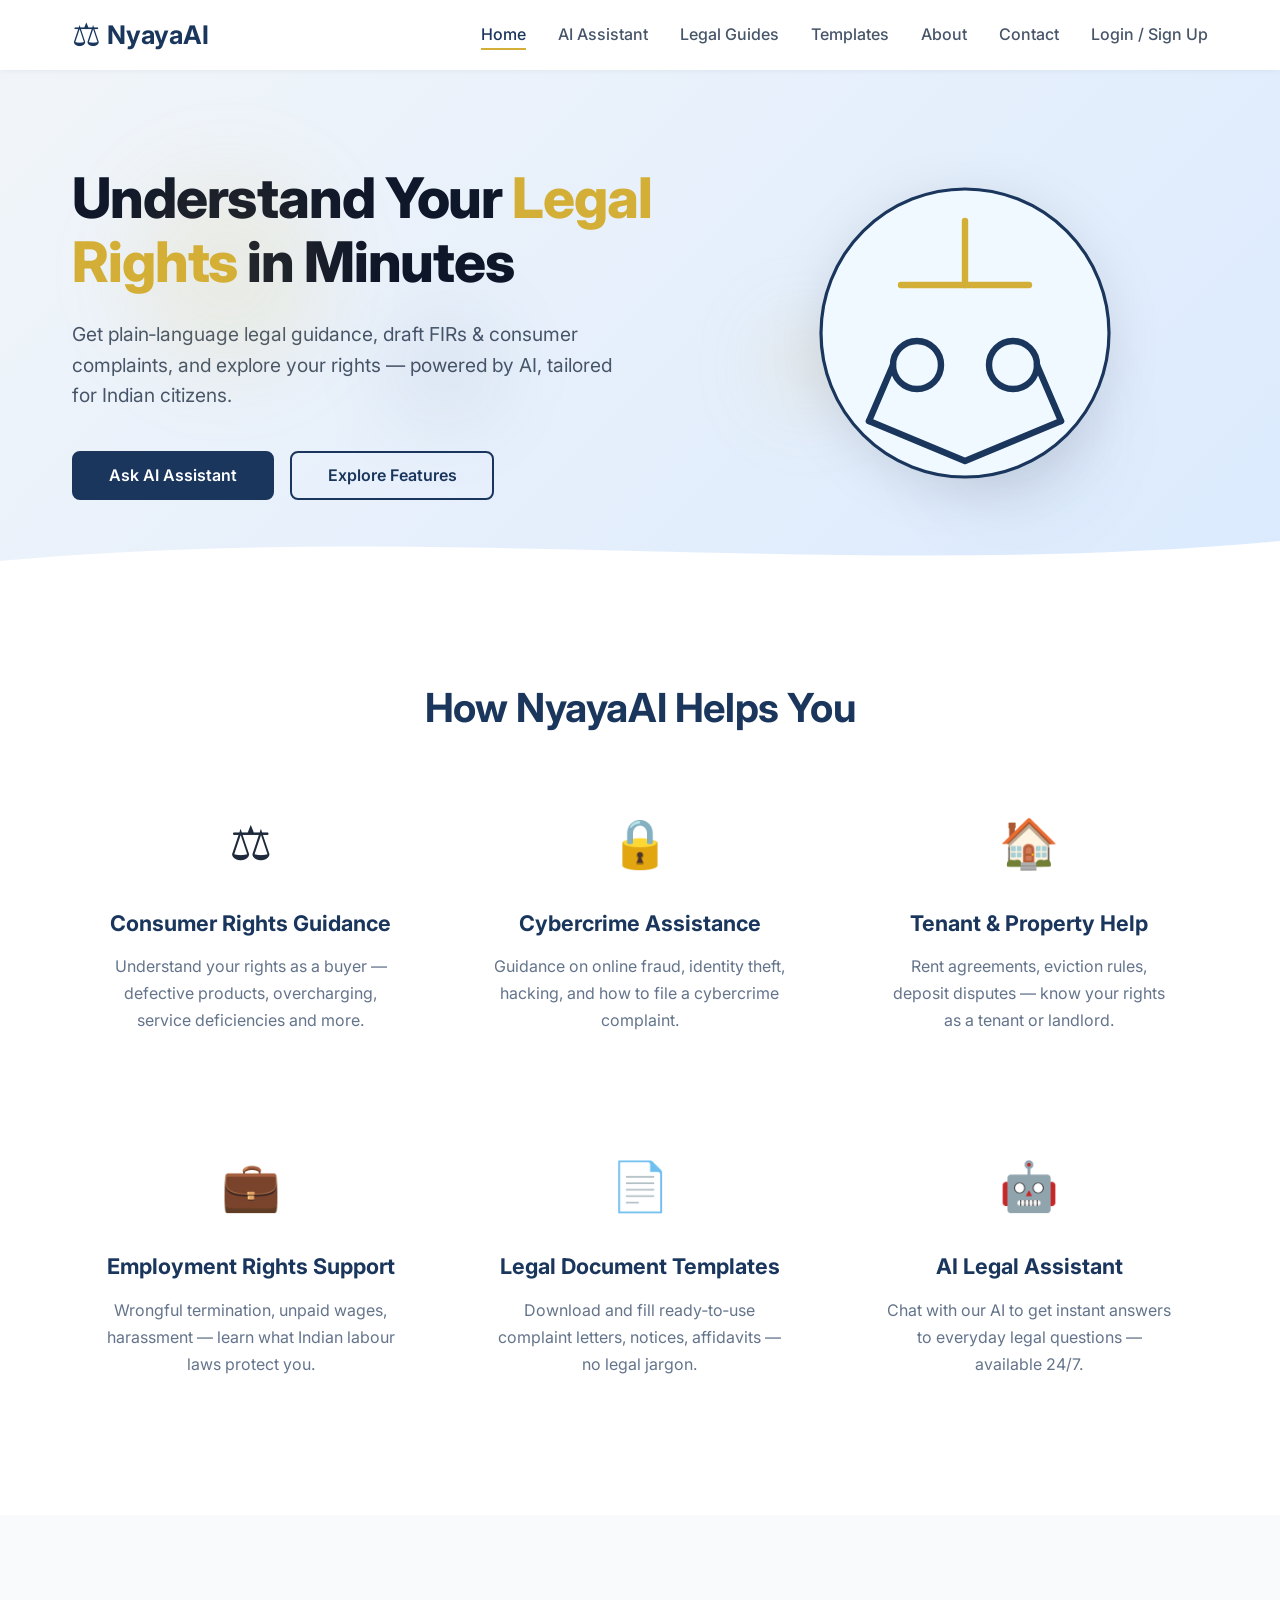
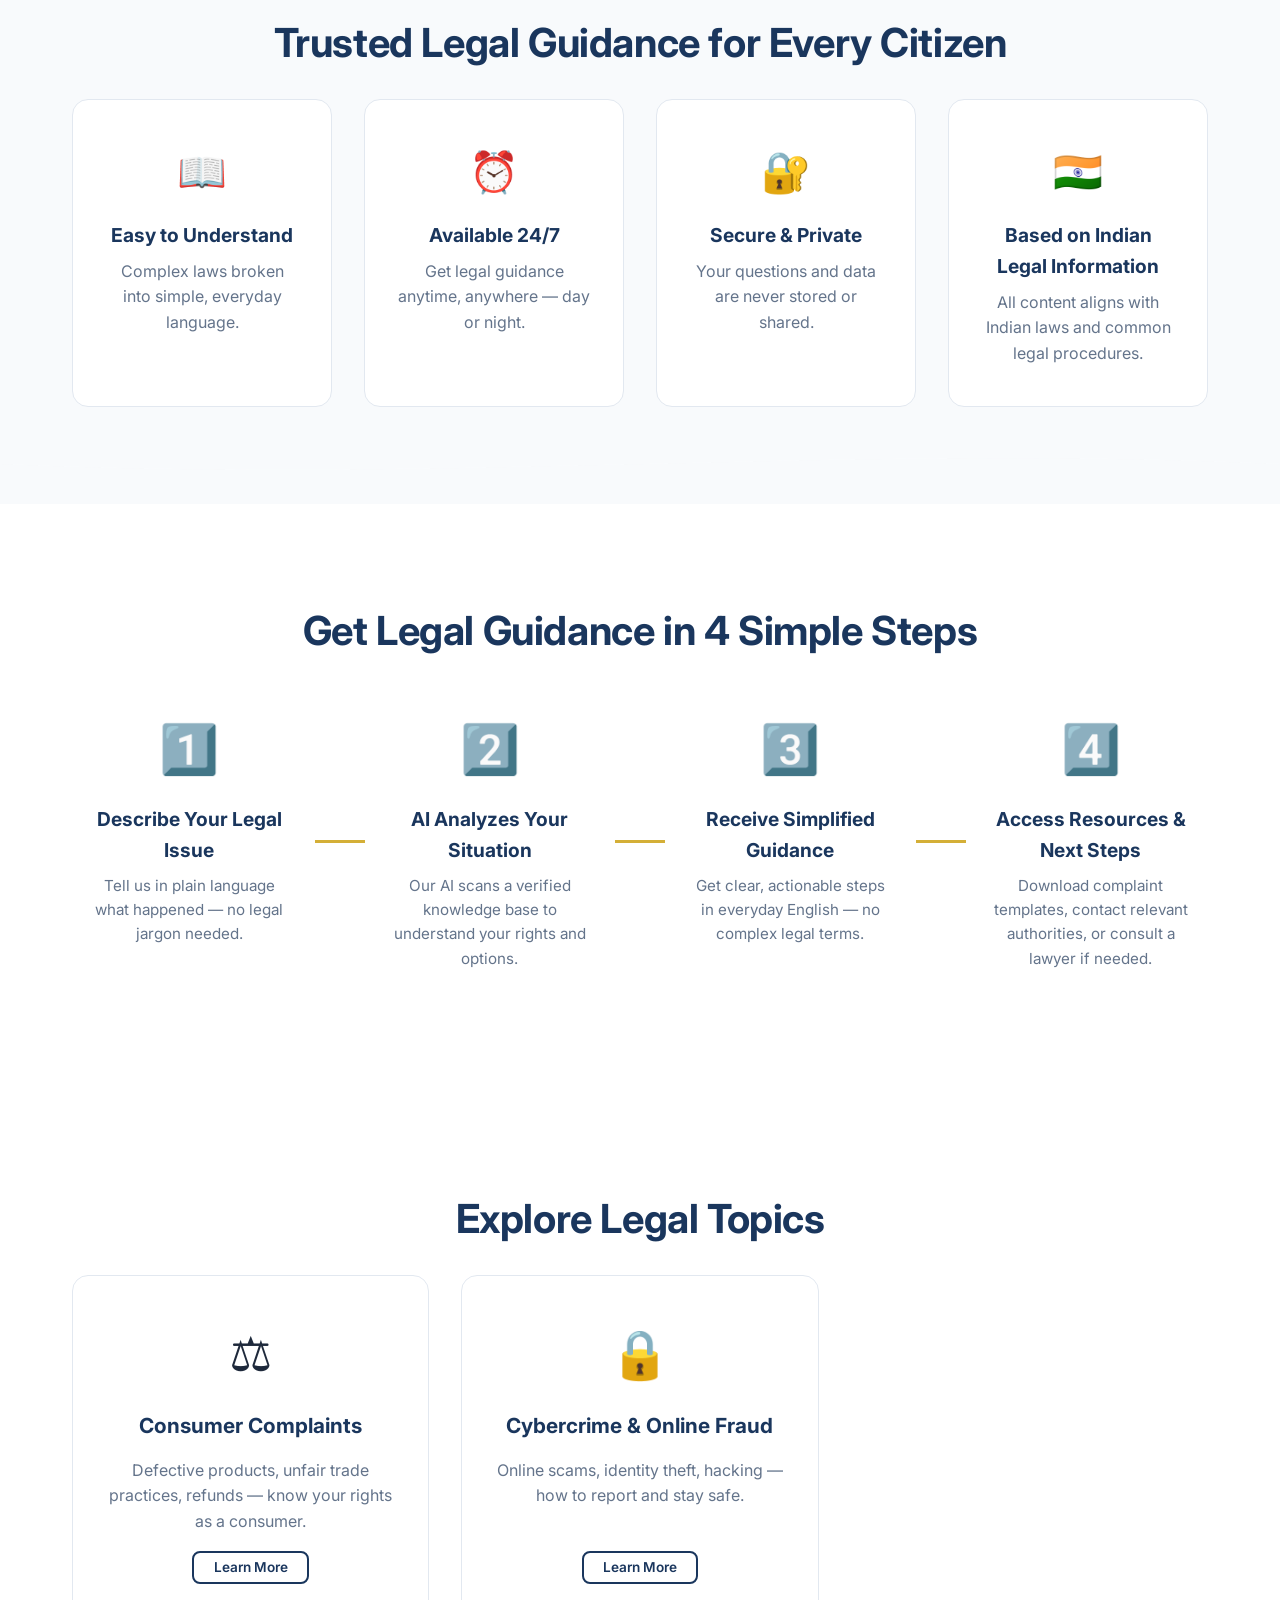
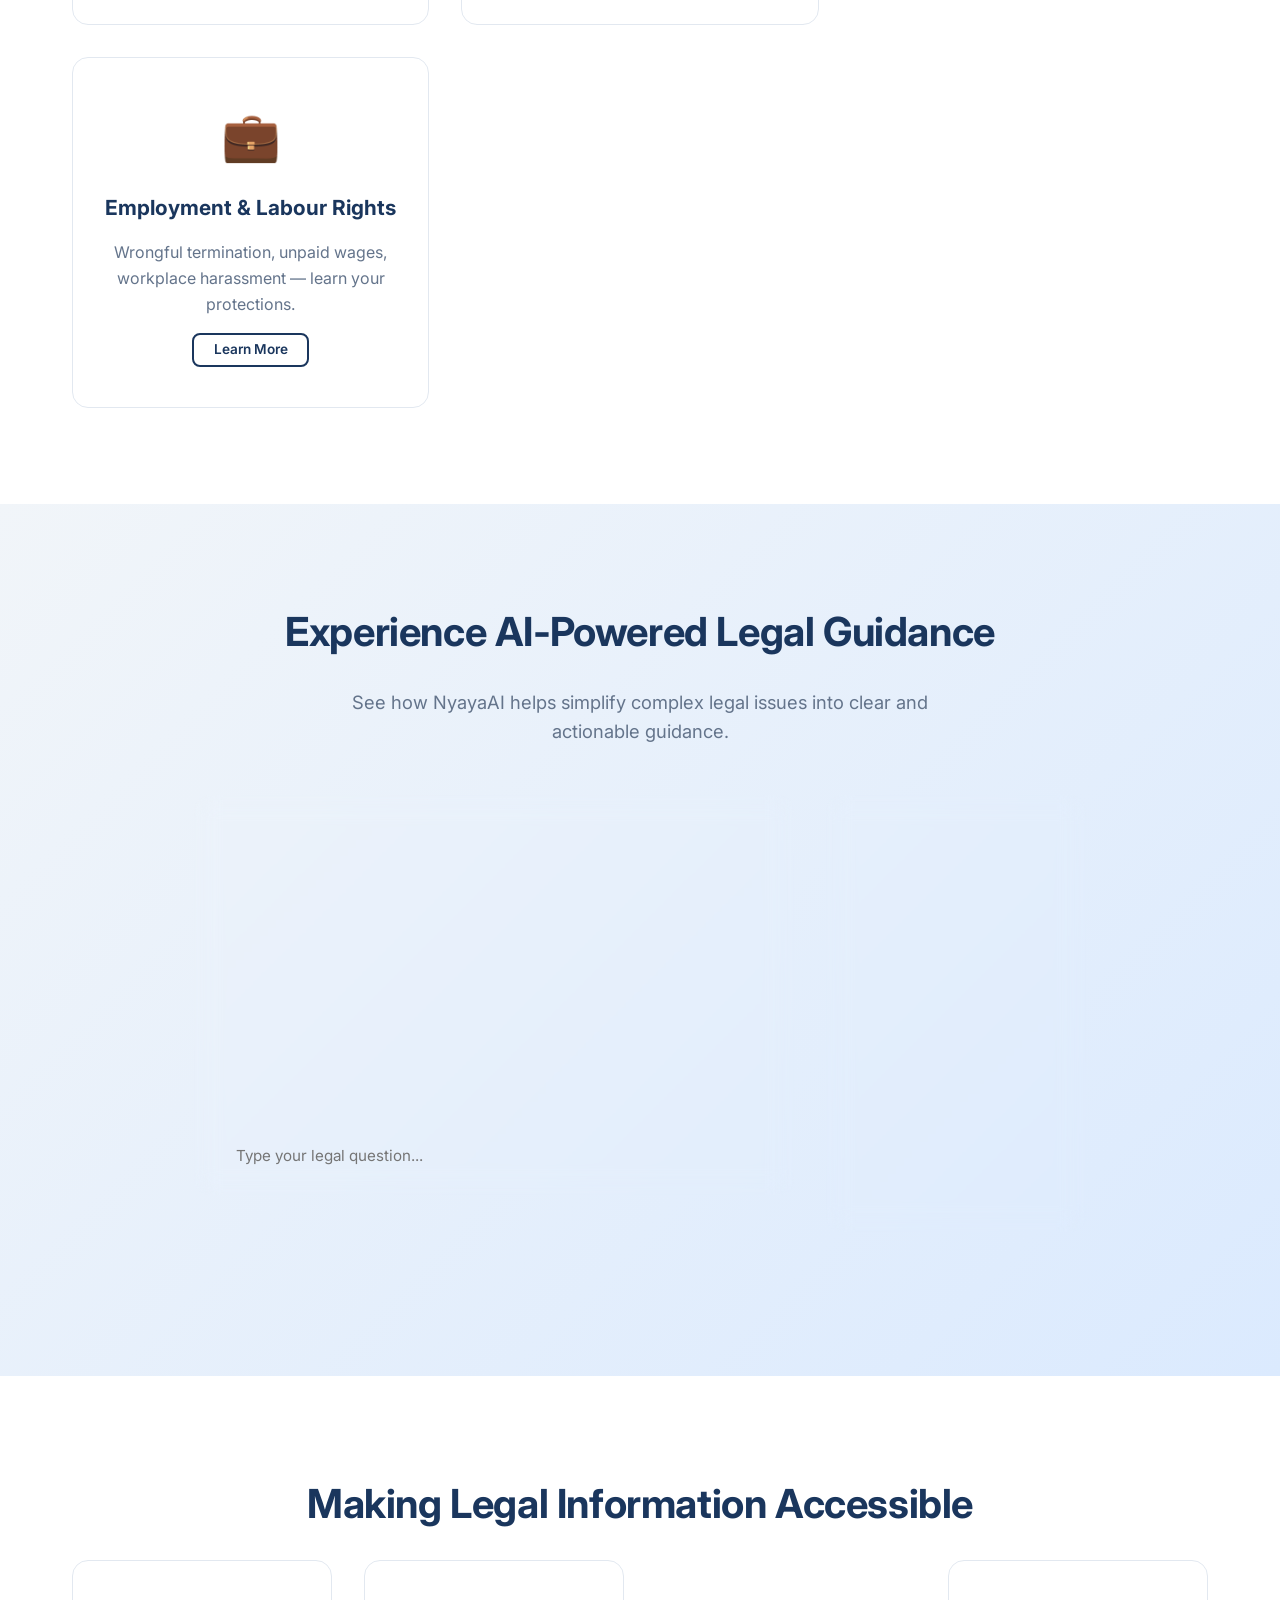
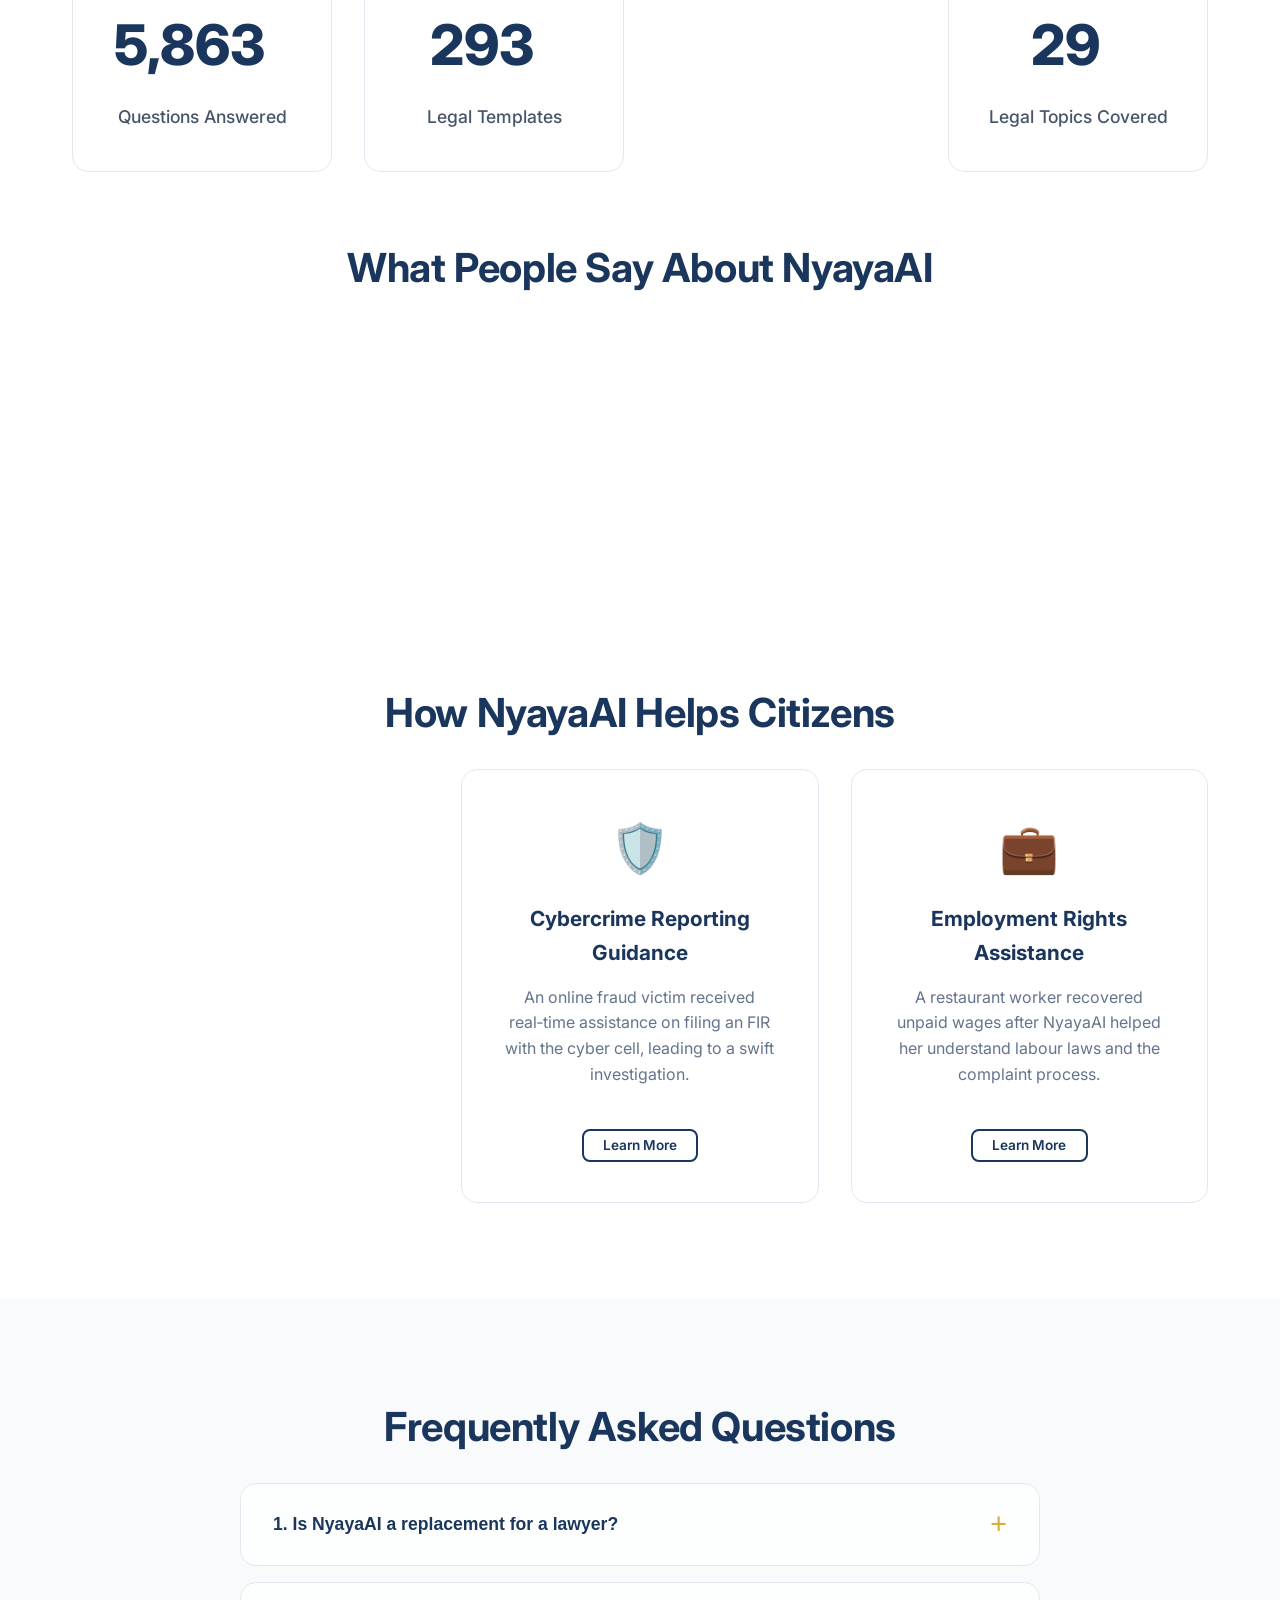
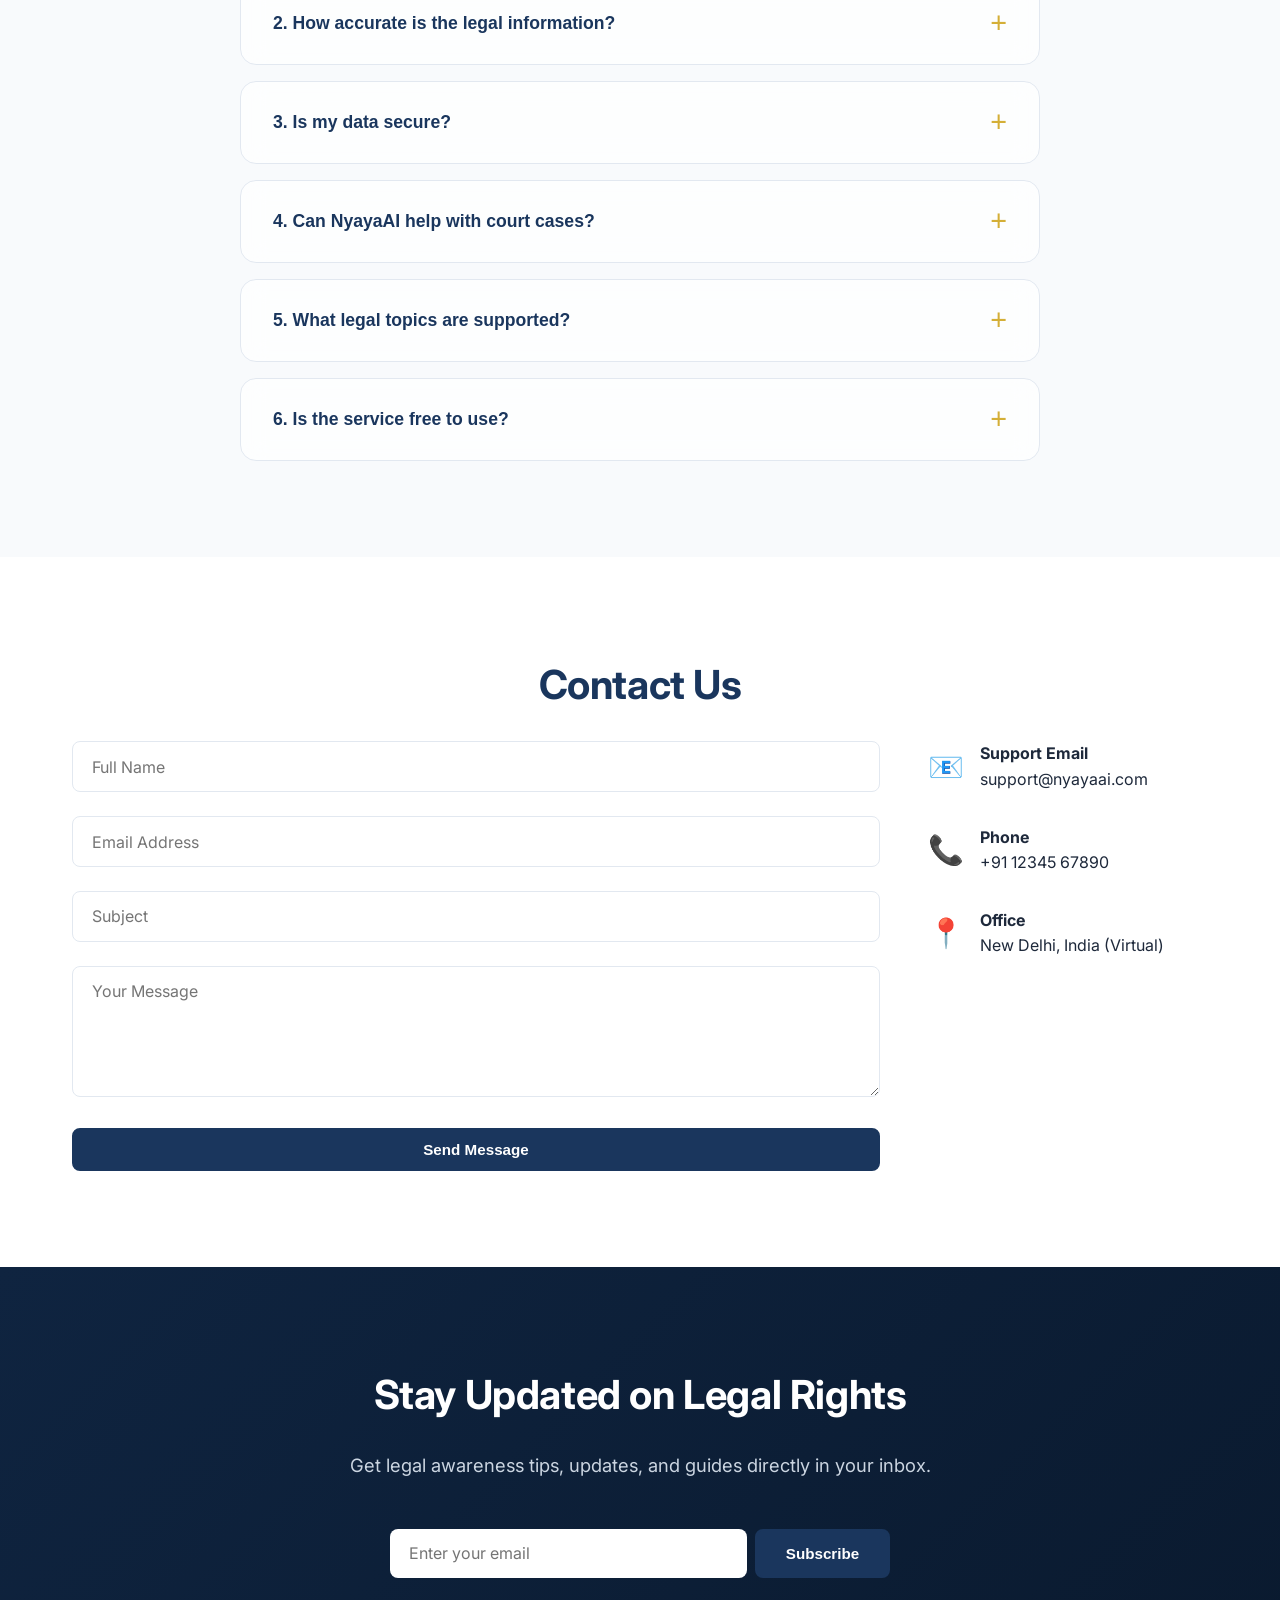
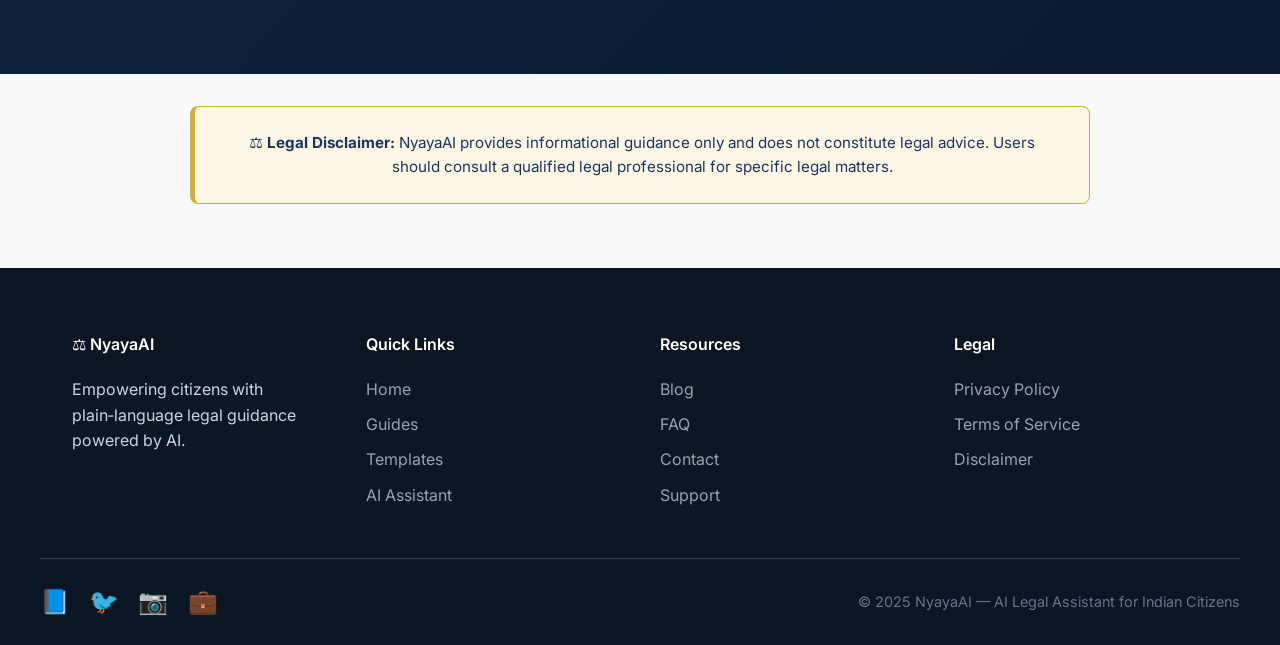
<file: index.html>
<!DOCTYPE html>
<html lang="en">
<head>
  <meta charset="UTF-8" />
  <meta name="viewport" content="width=device-width, initial-scale=1.0" />
  <title>NyayaAI – AI Legal Assistant for Indian Citizens</title>
  <link rel="preconnect" href="https://fonts.googleapis.com" />
  <link rel="preconnect" href="https://fonts.gstatic.com" crossorigin />
  <link href="https://fonts.googleapis.com/css2?family=Inter:opsz,wght@14..32,400;14..32,500;14..32,600;14..32,700;14..32,800&display=swap" rel="stylesheet" />
  <link rel="stylesheet" href="style.css" />
</head>
<body>
  <!-- Scroll Progress Bar -->
  <div class="progress-bar" id="progressBar"></div>

  <!-- ================= HEADER & NAVBAR ================= -->
  <header class="header" id="header">
    <nav class="navbar container">
      <a href="index.html" class="logo" aria-label="NyayaAI Home">
        <span class="logo-icon">⚖️</span> NyayaAI
      </a>
      <ul class="nav-menu" id="nav-menu" role="menubar">
        <li class="nav-item"><a href="#home" class="nav-link active">Home</a></li>
        <li class="nav-item"><a href="assistant.html" class="nav-link">AI Assistant</a></li>
        <li class="nav-item"><a href="guides.html" class="nav-link">Legal Guides</a></li>
        <li class="nav-item"><a href="templates.html" class="nav-link">Templates</a></li>
        <li class="nav-item"><a href="about.html" class="nav-link">About</a></li>
        <li class="nav-item"><a href="#contact" class="nav-link">Contact</a></li>
        <li class="nav-item"><a href="login.html" class="nav-link">Login / Sign Up</a></li>
      </ul>
      <button class="hamburger" id="hamburger" aria-label="Menu" aria-expanded="false">
        <span class="bar"></span>
        <span class="bar"></span>
        <span class="bar"></span>
      </button>
    </nav>
  </header>

  <main>
    <!-- ================= HERO SECTION ================= -->
    <section class="hero" id="home">
      <div class="floating-shapes" aria-hidden="true">
        <div class="shape shape-1"></div>
        <div class="shape shape-2"></div>
        <div class="shape shape-3"></div>
        <div class="shape shape-4"></div>
      </div>
      <div class="hero-container container">
        <div class="hero-content">
          <h1 class="hero-title">
            Understand Your <span class="gold-text">Legal Rights</span> in Minutes
          </h1>
          <p class="hero-subtitle">
            Get plain‑language legal guidance, draft FIRs & consumer complaints, and explore your rights — powered by AI, tailored for Indian citizens.
          </p>
          <div class="hero-actions">
            <a href="assistant.html" class="btn btn-primary btn-lg">Ask AI Assistant</a>
            <a href="#features" class="btn btn-outline btn-lg">Explore Features</a>
          </div>
        </div>
        <div class="hero-image">
          <svg viewBox="0 0 200 200" xmlns="http://www.w3.org/2000/svg" class="hero-illustration" role="img" aria-label="Scales of Justice illustration">
            <circle cx="100" cy="100" r="90" fill="#f0f9ff" stroke="#1a365d" stroke-width="2"/>
            <line x1="60" y1="70" x2="140" y2="70" stroke="#d4af37" stroke-width="4" stroke-linecap="round"/>
            <line x1="100" y1="70" x2="100" y2="30" stroke="#d4af37" stroke-width="4" stroke-linecap="round"/>
            <circle cx="70" cy="120" r="15" fill="none" stroke="#1a365d" stroke-width="4"/>
            <circle cx="130" cy="120" r="15" fill="none" stroke="#1a365d" stroke-width="4"/>
            <line x1="55" y1="120" x2="40" y2="155" stroke="#1a365d" stroke-width="4" stroke-linecap="round"/>
            <line x1="145" y1="120" x2="160" y2="155" stroke="#1a365d" stroke-width="4" stroke-linecap="round"/>
            <path d="M 40 155 L 100 180 L 160 155" fill="none" stroke="#1a365d" stroke-width="4" stroke-linecap="round" stroke-linejoin="round"/>
          </svg>
        </div>
      </div>
      <div class="section-divider" aria-hidden="true">
        <svg viewBox="0 0 1440 60" preserveAspectRatio="none">
          <path d="M0,40 C480,0 960,60 1440,20 L1440,60 L0,60 Z" fill="#ffffff"/>
        </svg>
      </div>
    </section>

    <!-- ================= FEATURES SECTION ================= -->
    <section class="features section" id="features">
      <div class="container">
        <h2 class="section-title reveal">How NyayaAI Helps You</h2>
        <div class="features-grid reveal">
          <div class="feature-card glass-card">
            <div class="feature-icon">⚖️</div>
            <h3>Consumer Rights Guidance</h3>
            <p>Understand your rights as a buyer — defective products, overcharging, service deficiencies and more.</p>
          </div>
          <div class="feature-card glass-card">
            <div class="feature-icon">🔒</div>
            <h3>Cybercrime Assistance</h3>
            <p>Guidance on online fraud, identity theft, hacking, and how to file a cybercrime complaint.</p>
          </div>
          <div class="feature-card glass-card">
            <div class="feature-icon">🏠</div>
            <h3>Tenant & Property Help</h3>
            <p>Rent agreements, eviction rules, deposit disputes — know your rights as a tenant or landlord.</p>
          </div>
          <div class="feature-card glass-card">
            <div class="feature-icon">💼</div>
            <h3>Employment Rights Support</h3>
            <p>Wrongful termination, unpaid wages, harassment — learn what Indian labour laws protect you.</p>
          </div>
          <div class="feature-card glass-card">
            <div class="feature-icon">📄</div>
            <h3>Legal Document Templates</h3>
            <p>Download and fill ready‑to‑use complaint letters, notices, affidavits — no legal jargon.</p>
          </div>
          <div class="feature-card glass-card">
            <div class="feature-icon">🤖</div>
            <h3>AI Legal Assistant</h3>
            <p>Chat with our AI to get instant answers to everyday legal questions — available 24/7.</p>
          </div>
        </div>
      </div>
    </section>

    <!-- ================= TRUST SECTION ================= -->
    <section class="trust section" id="trust">
      <div class="container">
        <h2 class="section-title reveal">Trusted Legal Guidance for Every Citizen</h2>
        <div class="trust-grid reveal">
          <div class="trust-badge"><span class="trust-icon">📖</span><h3>Easy to Understand</h3><p>Complex laws broken into simple, everyday language.</p></div>
          <div class="trust-badge"><span class="trust-icon">⏰</span><h3>Available 24/7</h3><p>Get legal guidance anytime, anywhere — day or night.</p></div>
          <div class="trust-badge"><span class="trust-icon">🔐</span><h3>Secure & Private</h3><p>Your questions and data are never stored or shared.</p></div>
          <div class="trust-badge"><span class="trust-icon">🇮🇳</span><h3>Based on Indian Legal Information</h3><p>All content aligns with Indian laws and common legal procedures.</p></div>
        </div>
      </div>
      <div class="section-divider wave-divider" aria-hidden="true">
        <svg viewBox="0 0 1440 60" preserveAspectRatio="none">
          <path d="M0,20 C480,40 960,0 1440,20 L1440,60 L0,60 Z" fill="#f8fafc"/>
        </svg>
      </div>
    </section>

    <!-- ================= HOW IT WORKS ================= -->
    <section class="how-it-works section" id="how-it-works">
      <div class="container">
        <h2 class="section-title reveal">Get Legal Guidance in 4 Simple Steps</h2>
        <div class="timeline reveal">
          <div class="timeline-step">
            <div class="step-icon">1️⃣</div>
            <div class="step-content"><h3>Describe Your Legal Issue</h3><p>Tell us in plain language what happened — no legal jargon needed.</p></div>
          </div>
          <div class="timeline-connector"></div>
          <div class="timeline-step">
            <div class="step-icon">2️⃣</div>
            <div class="step-content"><h3>AI Analyzes Your Situation</h3><p>Our AI scans a verified knowledge base to understand your rights and options.</p></div>
          </div>
          <div class="timeline-connector"></div>
          <div class="timeline-step">
            <div class="step-icon">3️⃣</div>
            <div class="step-content"><h3>Receive Simplified Guidance</h3><p>Get clear, actionable steps in everyday English — no complex legal terms.</p></div>
          </div>
          <div class="timeline-connector"></div>
          <div class="timeline-step">
            <div class="step-icon">4️⃣</div>
            <div class="step-content"><h3>Access Resources & Next Steps</h3><p>Download complaint templates, contact relevant authorities, or consult a lawyer if needed.</p></div>
          </div>
        </div>
      </div>
    </section>

    <!-- ================= LEGAL CATEGORIES ================= -->
    <section class="categories section" id="categories">
      <div class="container">
        <h2 class="section-title reveal">Explore Legal Topics</h2>
        <div class="categories-grid reveal">
          <div class="category-card glass-card"><span class="category-icon">⚖️</span><h3>Consumer Complaints</h3><p>Defective products, unfair trade practices, refunds — know your rights as a consumer.</p><a href="#" class="btn btn-outline btn-sm">Learn More</a></div>
          <div class="category-card glass-card"><span class="category-icon">🔒</span><h3>Cybercrime & Online Fraud</h3><p>Online scams, identity theft, hacking — how to report and stay safe.</p><a href="#" class="btn btn-outline btn-sm">Learn More</a></div>
          <div class="category-card glass-card"><span class="category-icon">🏠</span><h3>Tenant & Property Issues</h3><p>Rent disputes, eviction rules, deposit recovery — guidance for tenants and landlords.</p><a href="#" class="btn btn-outline btn-sm">Learn More</a></div>
          <div class="category-card glass-card"><span class="category-icon">💼</span><h3>Employment & Labour Rights</h3><p>Wrongful termination, unpaid wages, workplace harassment — learn your protections.</p><a href="#" class="btn btn-outline btn-sm">Learn More</a></div>
          <div class="category-card glass-card"><span class="category-icon">🚦</span><h3>Traffic Violations</h3><p>Challan disputes, license suspension, accident procedures — understand traffic laws.</p><a href="#" class="btn btn-outline btn-sm">Learn More</a></div>
          <div class="category-card glass-card"><span class="category-icon">👨‍👩‍👧</span><h3>Family Law Basics</h3><p>Marriage, divorce, child custody, maintenance — get the fundamentals.</p><a href="#" class="btn btn-outline btn-sm">Learn More</a></div>
        </div>
      </div>
    </section>

    <!-- ================= AI LEGAL ASSISTANT DEMO ================= -->
    <section class="ai-demo section" id="ai-demo">
      <div class="container">
        <h2 class="section-title reveal">Experience AI‑Powered Legal Guidance</h2>
        <p class="section-subtitle reveal">See how NyayaAI helps simplify complex legal issues into clear and actionable guidance.</p>
        <div class="demo-container reveal">
          <div class="chat-window glass-card">
            <div class="chat-header"><span>🤖 NyayaAI Assistant</span><span class="online-dot"></span></div>
            <div class="chat-body" id="chatBody">
              <div class="message user-message"><div class="bubble user-bubble">My employer has not paid my salary for 2 months.</div></div>
              <div class="message ai-message"><div class="bubble ai-bubble">Based on Indian labour regulations, delayed salary payments may violate employee rights. You may consider filing a complaint with the Labour Commissioner and maintaining records of communication with your employer.</div></div>
              <div class="typing-indicator" id="typingIndicator" style="display: none;"><span class="dot"></span><span class="dot"></span><span class="dot"></span></div>
            </div>
            <div class="chat-input">
              <input type="text" placeholder="Type your legal question..." id="chatInput" aria-label="Chat input" />
              <button class="btn btn-primary btn-sm" id="sendBtn">Send</button>
            </div>
          </div>
          <div class="side-panel glass-card">
            <h3>⚡ Quick Topics</h3>
            <ul class="topic-list">
              <li><span class="topic-icon">⚖️</span> Consumer Rights</li>
              <li><span class="topic-icon">🔒</span> Cybercrime</li>
              <li><span class="topic-icon">🏠</span> Property Issues</li>
              <li><span class="topic-icon">💼</span> Employment Rights</li>
              <li><span class="topic-icon">📄</span> Legal Templates</li>
            </ul>
            <p class="side-note">Click any topic to start a chat.</p>
          </div>
        </div>
      </div>
    </section>

    <!-- ================= IMPACT & TRUST (Stats, Testimonials, Stories) ================= -->
    <section class="impact section" id="impact">
      <div class="container">
        <h2 class="section-title reveal">Making Legal Information Accessible</h2>
        <div class="stats-grid reveal">
          <div class="stat-card glass-card"><span class="stat-number" data-target="10000">0</span><span class="stat-suffix">+</span><p class="stat-label">Questions Answered</p></div>
          <div class="stat-card glass-card"><span class="stat-number" data-target="500">0</span><span class="stat-suffix">+</span><p class="stat-label">Legal Templates</p></div>
          <div class="stat-card glass-card"><span class="stat-number" data-target="24">24</span><span class="stat-suffix">/7</span><p class="stat-label">AI Assistance</p></div>
          <div class="stat-card glass-card"><span class="stat-number" data-target="50">0</span><span class="stat-suffix">+</span><p class="stat-label">Legal Topics Covered</p></div>
        </div>

        <h2 class="section-title reveal" style="margin-top: 4rem;">What People Say About NyayaAI</h2>
        <div class="testimonials-grid reveal">
          <div class="testimonial-card glass-card">
            <div class="testimonial-header"><div class="avatar avatar-blue">R</div><div><h4>Riya Sharma</h4><span class="occupation">College Student</span></div></div>
            <div class="stars">★★★★★</div>
            <p class="testimonial-text">“I had no idea how to file a cybercrime complaint. NyayaAI guided me step‑by‑step and even gave me a draft. Truly empowering!”</p>
          </div>
          <div class="testimonial-card glass-card">
            <div class="testimonial-header"><div class="avatar avatar-gold">A</div><div><h4>Arjun Mehta</h4><span class="occupation">Working Professional</span></div></div>
            <div class="stars">★★★★★</div>
            <p class="testimonial-text">“My employer withheld my salary for months. The AI explained my rights clearly and helped me draft a legal notice. Highly recommended.”</p>
          </div>
          <div class="testimonial-card glass-card">
            <div class="testimonial-header"><div class="avatar avatar-green">S</div><div><h4>Sneha Patel</h4><span class="occupation">Small Business Owner</span></div></div>
            <div class="stars">★★★★★</div>
            <p class="testimonial-text">“Understanding tenant agreements used to be a nightmare. NyayaAI broke it down so I could protect my shop. Invaluable service!”</p>
          </div>
        </div>

        <h2 class="section-title reveal" style="margin-top: 4rem;">How NyayaAI Helps Citizens</h2>
        <div class="stories-grid reveal">
          <div class="story-card glass-card"><span class="story-icon">✅</span><h3>Consumer Complaint Resolved</h3><p>A faulty smartphone purchase was resolved after the user drafted a legal notice using NyayaAI’s template. The company issued a full refund.</p><a href="#" class="btn btn-outline btn-sm">Learn More</a></div>
          <div class="story-card glass-card"><span class="story-icon">🛡️</span><h3>Cybercrime Reporting Guidance</h3><p>An online fraud victim received real‑time assistance on filing an FIR with the cyber cell, leading to a swift investigation.</p><a href="#" class="btn btn-outline btn-sm">Learn More</a></div>
          <div class="story-card glass-card"><span class="story-icon">💼</span><h3>Employment Rights Assistance</h3><p>A restaurant worker recovered unpaid wages after NyayaAI helped her understand labour laws and the complaint process.</p><a href="#" class="btn btn-outline btn-sm">Learn More</a></div>
        </div>
      </div>
    </section>

    <!-- ================= FAQ SECTION ================= -->
    <section class="faq section" id="faq">
      <div class="container">
        <h2 class="section-title reveal">Frequently Asked Questions</h2>
        <div class="faq-grid reveal">
          <div class="faq-item glass-card">
            <button class="faq-question">1. Is NyayaAI a replacement for a lawyer? <span class="faq-icon">+</span></button>
            <div class="faq-answer"><p>No. NyayaAI provides informational guidance only and does not constitute legal advice. You should always consult a qualified legal professional for your specific situation.</p></div>
          </div>
          <div class="faq-item glass-card">
            <button class="faq-question">2. How accurate is the legal information? <span class="faq-icon">+</span></button>
            <div class="faq-answer"><p>Our knowledge base is curated from verified legal sources and general principles. However, laws can change and vary by jurisdiction. Always verify with a lawyer.</p></div>
          </div>
          <div class="faq-item glass-card">
            <button class="faq-question">3. Is my data secure? <span class="faq-icon">+</span></button>
            <div class="faq-answer"><p>Absolutely. We do not store or share your personal information. All interactions are encrypted and private.</p></div>
          </div>
          <div class="faq-item glass-card">
            <button class="faq-question">4. Can NyayaAI help with court cases? <span class="faq-icon">+</span></button>
            <div class="faq-answer"><p>NyayaAI cannot represent you in court or predict case outcomes. It can help you understand procedures and prepare basic documentation.</p></div>
          </div>
          <div class="faq-item glass-card">
            <button class="faq-question">5. What legal topics are supported? <span class="faq-icon">+</span></button>
            <div class="faq-answer"><p>We cover consumer rights, cybercrime, tenant/property issues, employment laws, traffic violations, family law basics, and more.</p></div>
          </div>
          <div class="faq-item glass-card">
            <button class="faq-question">6. Is the service free to use? <span class="faq-icon">+</span></button>
            <div class="faq-answer"><p>Yes, the core AI assistant and knowledge base are free. Premium features may be offered in the future, but basic guidance remains free.</p></div>
          </div>
        </div>
      </div>
    </section>

    <!-- ================= CONTACT SECTION ================= -->
    <section class="contact section" id="contact">
      <div class="container">
        <h2 class="section-title reveal">Contact Us</h2>
        <div class="contact-wrapper reveal">
          <form class="contact-form" id="contactForm">
            <div class="form-group"><input type="text" placeholder="Full Name" required aria-label="Full Name" /></div>
            <div class="form-group"><input type="email" placeholder="Email Address" required aria-label="Email Address" /></div>
            <div class="form-group"><input type="text" placeholder="Subject" required aria-label="Subject" /></div>
            <div class="form-group"><textarea placeholder="Your Message" rows="5" required aria-label="Message"></textarea></div>
            <button type="submit" class="btn btn-primary btn-block">Send Message</button>
          </form>
          <div class="contact-info">
            <div class="info-item"><span class="info-icon">📧</span><div><strong>Support Email</strong><br>support@nyayaai.com</div></div>
            <div class="info-item"><span class="info-icon">📞</span><div><strong>Phone</strong><br>+91 12345 67890</div></div>
            <div class="info-item"><span class="info-icon">📍</span><div><strong>Office</strong><br>New Delhi, India (Virtual)</div></div>
          </div>
        </div>
      </div>
    </section>

    <!-- ================= NEWSLETTER SECTION ================= -->
    <section class="newsletter section" id="newsletter">
      <div class="container reveal">
        <h2 class="section-title">Stay Updated on Legal Rights</h2>
        <p class="section-subtitle">Get legal awareness tips, updates, and guides directly in your inbox.</p>
        <form class="newsletter-form" id="newsletterForm">
          <input type="email" placeholder="Enter your email" required aria-label="Email for newsletter" />
          <button type="submit" class="btn btn-primary">Subscribe</button>
        </form>
      </div>
    </section>

    <!-- ================= LEGAL DISCLAIMER ================= -->
    <section class="disclaimer-banner" id="disclaimer">
      <div class="container">
        <div class="disclaimer-card reveal">
          <p>⚖️ <strong>Legal Disclaimer:</strong> NyayaAI provides informational guidance only and does not constitute legal advice. Users should consult a qualified legal professional for specific legal matters.</p>
        </div>
      </div>
    </section>
  </main>

  <!-- ================= FOOTER ================= -->
  <footer class="footer">
    <div class="container footer-grid">
      <div class="footer-col">
        <h4 class="footer-logo">⚖️ NyayaAI</h4>
        <p>Empowering citizens with plain‑language legal guidance powered by AI.</p>
      </div>
      <div class="footer-col">
        <h4>Quick Links</h4>
        <ul>
          <li><a href="index.html">Home</a></li>
          <li><a href="guides.html">Guides</a></li>
          <li><a href="templates.html">Templates</a></li>
          <li><a href="assistant.html">AI Assistant</a></li>
        </ul>
      </div>
      <div class="footer-col">
        <h4>Resources</h4>
        <ul>
          <li><a href="#">Blog</a></li>
          <li><a href="#faq">FAQ</a></li>
          <li><a href="#contact">Contact</a></li>
          <li><a href="#">Support</a></li>
        </ul>
      </div>
      <div class="footer-col">
        <h4>Legal</h4>
        <ul>
          <li><a href="#">Privacy Policy</a></li>
          <li><a href="#">Terms of Service</a></li>
          <li><a href="#disclaimer">Disclaimer</a></li>
        </ul>
      </div>
    </div>
    <div class="footer-bottom container">
      <div class="social-icons">
        <a href="#" aria-label="Facebook">📘</a>
        <a href="#" aria-label="Twitter">🐦</a>
        <a href="#" aria-label="Instagram">📷</a>
        <a href="#" aria-label="LinkedIn">💼</a>
      </div>
      <p class="footer-copy">&copy; 2025 NyayaAI — AI Legal Assistant for Indian Citizens</p>
    </div>
  </footer>

  <!-- Back to Top Button -->
  <button class="back-to-top" id="backToTop" aria-label="Back to top">↑</button>

  <script src="script.js"></script>
</body>
</html>
</file>
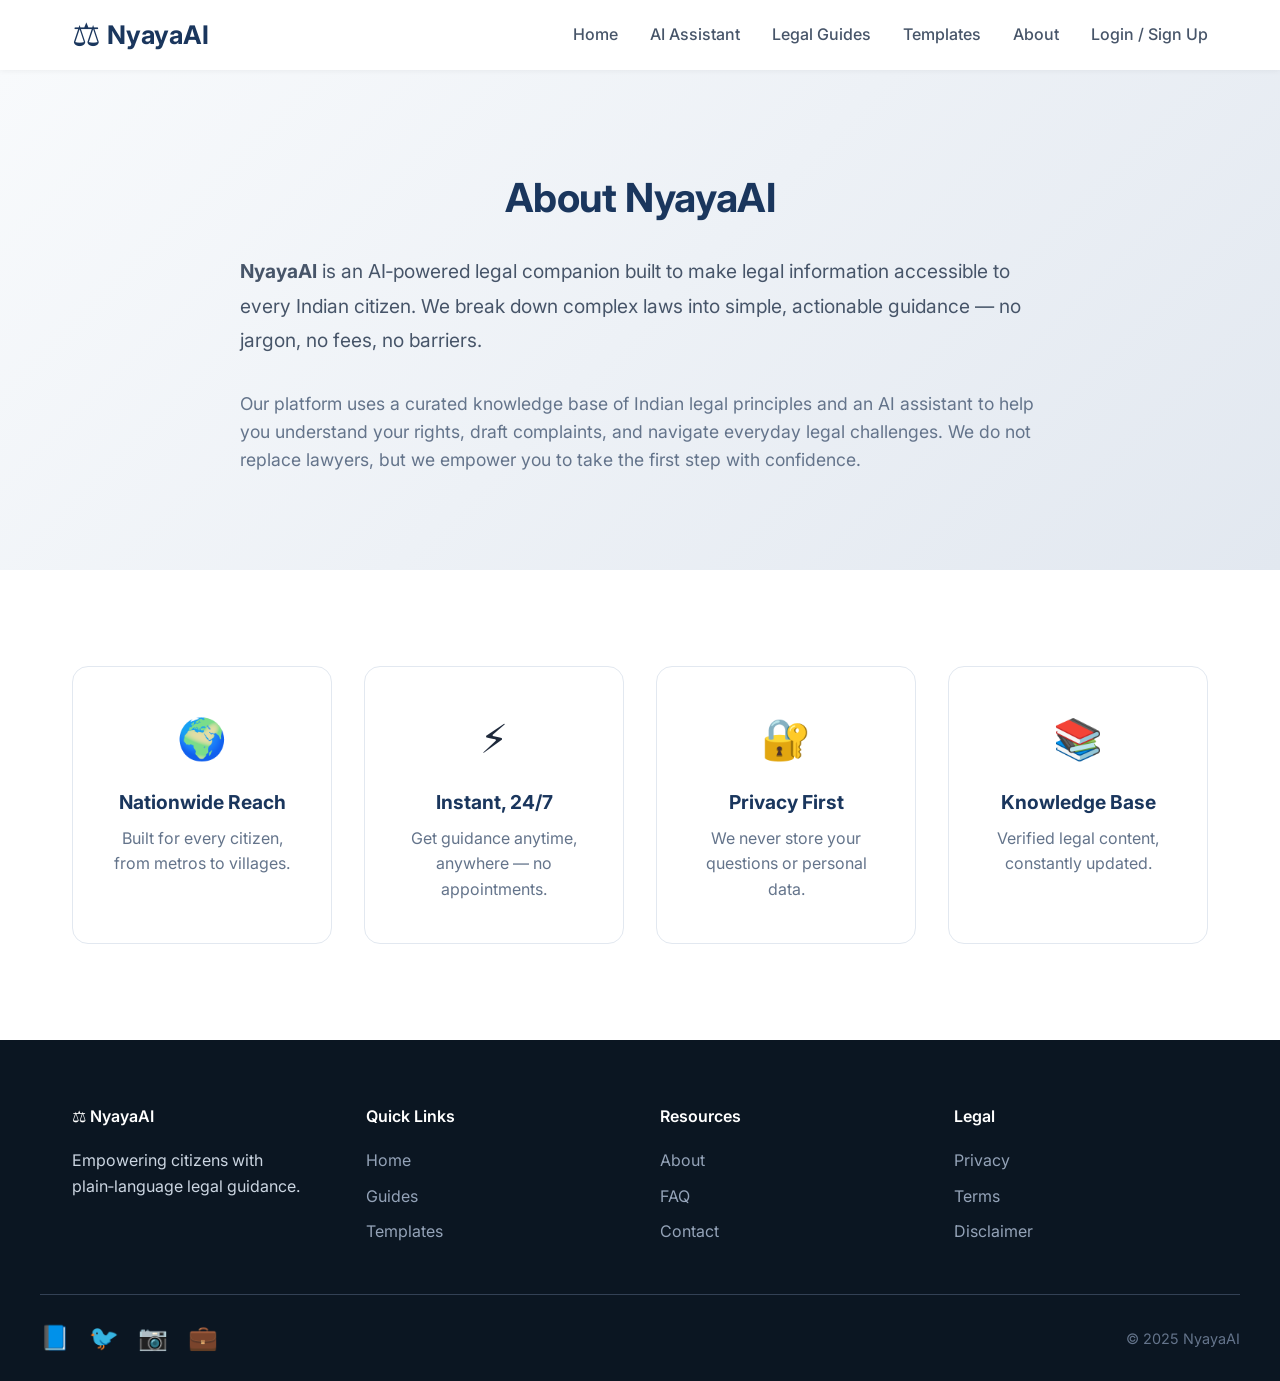
<file: about.html>
<!DOCTYPE html>
<html lang="en">
<head>
  <meta charset="UTF-8" />
  <meta name="viewport" content="width=device-width, initial-scale=1.0" />
  <title>About – NyayaAI</title>
  <link href="https://fonts.googleapis.com/css2?family=Inter:opsz,wght@14..32,400;14..32,500;14..32,600;14..32,700;14..32,800&display=swap" rel="stylesheet" />
  <link rel="stylesheet" href="style.css" />
</head>
<body>
  <header class="header" id="header">
    <nav class="navbar container">
      <a href="index.html" class="logo"><span class="logo-icon">⚖️</span> NyayaAI</a>
      <ul class="nav-menu" id="nav-menu">
        <li><a href="index.html" class="nav-link">Home</a></li>
        <li><a href="assistant.html" class="nav-link">AI Assistant</a></li>
        <li><a href="guides.html" class="nav-link">Legal Guides</a></li>
        <li><a href="templates.html" class="nav-link">Templates</a></li>
        <li><a href="about.html" class="nav-link active">About</a></li>
        <li><a href="login.html" class="nav-link">Login / Sign Up</a></li>
      </ul>
      <button class="hamburger" id="hamburger" aria-label="Menu"><span class="bar"></span><span class="bar"></span><span class="bar"></span></button>
    </nav>
  </header>

  <main>
    <section class="section" style="background: linear-gradient(135deg, #f8fafc 0%, #e2e8f0 100%);">
      <div class="container reveal">
        <h1 class="section-title">About NyayaAI</h1>
        <div class="about-content" style="max-width: 800px; margin: 0 auto;">
          <p style="font-size: 1.2rem; color: var(--text-muted); line-height: 1.8;">
            <strong>NyayaAI</strong> is an AI‑powered legal companion built to make legal information accessible to every Indian citizen. We break down complex laws into simple, actionable guidance — no jargon, no fees, no barriers.
          </p>
          <p style="font-size: 1.1rem; color: var(--text-light); margin-top: 2rem;">
            Our platform uses a curated knowledge base of Indian legal principles and an AI assistant to help you understand your rights, draft complaints, and navigate everyday legal challenges. We do not replace lawyers, but we empower you to take the first step with confidence.
          </p>
        </div>
      </div>
    </section>

    <!-- Small team / mission highlights -->
    <section class="section">
      <div class="container">
        <div class="trust-grid reveal">
          <div class="trust-badge">
            <span class="trust-icon">🌍</span>
            <h3>Nationwide Reach</h3>
            <p>Built for every citizen, from metros to villages.</p>
          </div>
          <div class="trust-badge">
            <span class="trust-icon">⚡</span>
            <h3>Instant, 24/7</h3>
            <p>Get guidance anytime, anywhere — no appointments.</p>
          </div>
          <div class="trust-badge">
            <span class="trust-icon">🔐</span>
            <h3>Privacy First</h3>
            <p>We never store your questions or personal data.</p>
          </div>
          <div class="trust-badge">
            <span class="trust-icon">📚</span>
            <h3>Knowledge Base</h3>
            <p>Verified legal content, constantly updated.</p>
          </div>
        </div>
      </div>
    </section>
  </main>

  <footer class="footer">
    <div class="container footer-grid">
      <div class="footer-col"><h4 class="footer-logo">⚖️ NyayaAI</h4><p>Empowering citizens with plain‑language legal guidance.</p></div>
      <div class="footer-col"><h4>Quick Links</h4><ul><li><a href="index.html">Home</a></li><li><a href="guides.html">Guides</a></li><li><a href="templates.html">Templates</a></li></ul></div>
      <div class="footer-col"><h4>Resources</h4><ul><li><a href="about.html">About</a></li><li><a href="assistant.html">FAQ</a></li><li><a href="contact.html">Contact</a></li></ul></div>
      <div class="footer-col"><h4>Legal</h4><ul><li><a href="#">Privacy</a></li><li><a href="#">Terms</a></li><li><a href="#">Disclaimer</a></li></ul></div>
    </div>
    <div class="footer-bottom container">
      <div class="social-icons"><a href="#">📘</a><a href="#">🐦</a><a href="#">📷</a><a href="#">💼</a></div>
      <p class="footer-copy">&copy; 2025 NyayaAI</p>
    </div>
  </footer>
  <button class="back-to-top" id="backToTop" aria-label="Back to top">↑</button>
  <script src="script.js"></script>
</body>
</html>
</file>
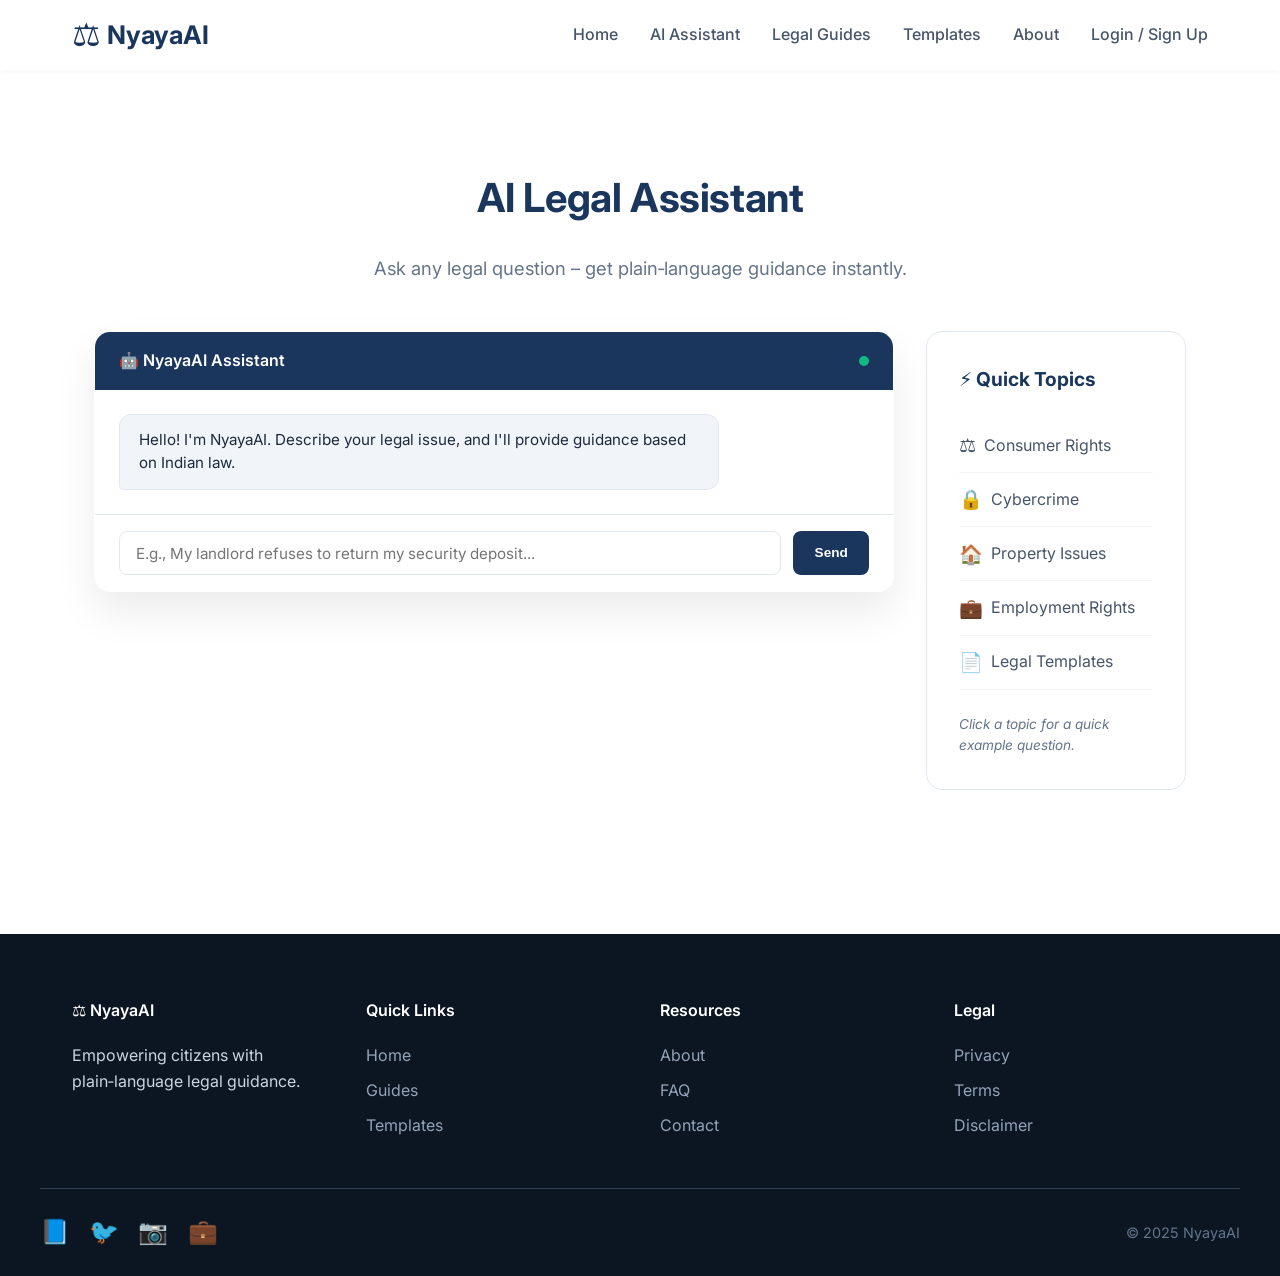
<file: assistant.html>
<!DOCTYPE html>
<html lang="en">
<head>
  <meta charset="UTF-8" />
  <meta name="viewport" content="width=device-width, initial-scale=1.0" />
  <title>AI Assistant – NyayaAI</title>
  <link href="https://fonts.googleapis.com/css2?family=Inter:opsz,wght@14..32,400;14..32,500;14..32,600;14..32,700;14..32,800&display=swap" rel="stylesheet" />
  <link rel="stylesheet" href="style.css" />
</head>
<body>
  <header class="header" id="header">
    <nav class="navbar container">
      <a href="index.html" class="logo"><span class="logo-icon">⚖️</span> NyayaAI</a>
      <ul class="nav-menu" id="nav-menu">
        <li><a href="index.html" class="nav-link">Home</a></li>
        <li><a href="assistant.html" class="nav-link active">AI Assistant</a></li>
        <li><a href="guides.html" class="nav-link">Legal Guides</a></li>
        <li><a href="templates.html" class="nav-link">Templates</a></li>
        <li><a href="about.html" class="nav-link">About</a></li>
        <li><a href="login.html" class="nav-link">Login / Sign Up</a></li>
      </ul>
      <button class="hamburger" id="hamburger" aria-label="Menu"><span class="bar"></span><span class="bar"></span><span class="bar"></span></button>
    </nav>
  </header>

  <main class="assistant-page">
    <section class="section ai-assistant-full">
      <div class="container">
        <h1 class="section-title reveal">AI Legal Assistant</h1>
        <p class="section-subtitle reveal">Ask any legal question – get plain‑language guidance instantly.</p>

        <div class="demo-container reveal" style="margin-top: 2rem;">
          <div class="chat-window glass-card" style="flex: 1 1 700px; max-width: 800px;">
            <div class="chat-header"><span>🤖 NyayaAI Assistant</span><span class="online-dot"></span></div>
            <div class="chat-body" id="chatBody" style="max-height: 500px;">
              <div class="message ai-message">
                <div class="bubble ai-bubble">Hello! I'm NyayaAI. Describe your legal issue, and I'll provide guidance based on Indian law.</div>
              </div>
              <div class="typing-indicator" id="typingIndicator" style="display: none;"><span class="dot"></span><span class="dot"></span><span class="dot"></span></div>
            </div>
            <div class="chat-input">
              <input type="text" placeholder="E.g., My landlord refuses to return my security deposit..." id="chatInput" />
              <button class="btn btn-primary btn-sm" id="sendBtn">Send</button>
            </div>
          </div>
          <div class="side-panel glass-card">
            <h3>⚡ Quick Topics</h3>
            <ul class="topic-list">
              <li data-topic="Consumer Rights"><span class="topic-icon">⚖️</span> Consumer Rights</li>
              <li data-topic="Cybercrime"><span class="topic-icon">🔒</span> Cybercrime</li>
              <li data-topic="Property Issues"><span class="topic-icon">🏠</span> Property Issues</li>
              <li data-topic="Employment Rights"><span class="topic-icon">💼</span> Employment Rights</li>
              <li data-topic="Legal Templates"><span class="topic-icon">📄</span> Legal Templates</li>
            </ul>
            <p class="side-note">Click a topic for a quick example question.</p>
          </div>
        </div>
      </div>
    </section>
  </main>

  <footer class="footer">
    <div class="container footer-grid">
      <div class="footer-col"><h4 class="footer-logo">⚖️ NyayaAI</h4><p>Empowering citizens with plain‑language legal guidance.</p></div>
      <div class="footer-col"><h4>Quick Links</h4><ul><li><a href="index.html">Home</a></li><li><a href="guides.html">Guides</a></li><li><a href="templates.html">Templates</a></li></ul></div>
      <div class="footer-col"><h4>Resources</h4><ul><li><a href="about.html">About</a></li><li><a href="assistant.html">FAQ</a></li><li><a href="contact.html">Contact</a></li></ul></div>
      <div class="footer-col"><h4>Legal</h4><ul><li><a href="#">Privacy</a></li><li><a href="#">Terms</a></li><li><a href="#">Disclaimer</a></li></ul></div>
    </div>
    <div class="footer-bottom container">
      <div class="social-icons"><a href="#">📘</a><a href="#">🐦</a><a href="#">📷</a><a href="#">💼</a></div>
      <p class="footer-copy">&copy; 2025 NyayaAI</p>
    </div>
  </footer>

  <button class="back-to-top" id="backToTop" aria-label="Back to top">↑</button>
  <script src="script.js"></script>
  <script>
    // Override the AI demo functionality for full page (same logic, just resets context)
    // Keep existing script.js, but ensure chatBody exists. The script.js already handles send & typing.
    // Also hook quick-topic clicks to auto-fill input
    document.querySelectorAll('.topic-list li').forEach(li => {
      li.addEventListener('click', () => {
        const topic = li.dataset.topic;
        let question = '';
        switch(topic) {
          case 'Consumer Rights': question = 'I bought a defective product and the shop refuses to refund. What can I do?'; break;
          case 'Cybercrime': question = 'I was scammed online and lost money. How do I file a cybercrime complaint?'; break;
          case 'Property Issues': question = 'My tenant hasn’t paid rent for 3 months. What legal steps can I take?'; break;
          case 'Employment Rights': question = 'My employer terminated me without notice. Is that legal?'; break;
          case 'Legal Templates': question = 'I need a draft complaint letter for a consumer forum.'; break;
        }
        document.getElementById('chatInput').value = question;
        document.getElementById('sendBtn').click();
      });
    });
  </script>
</body>
</html>
</file>
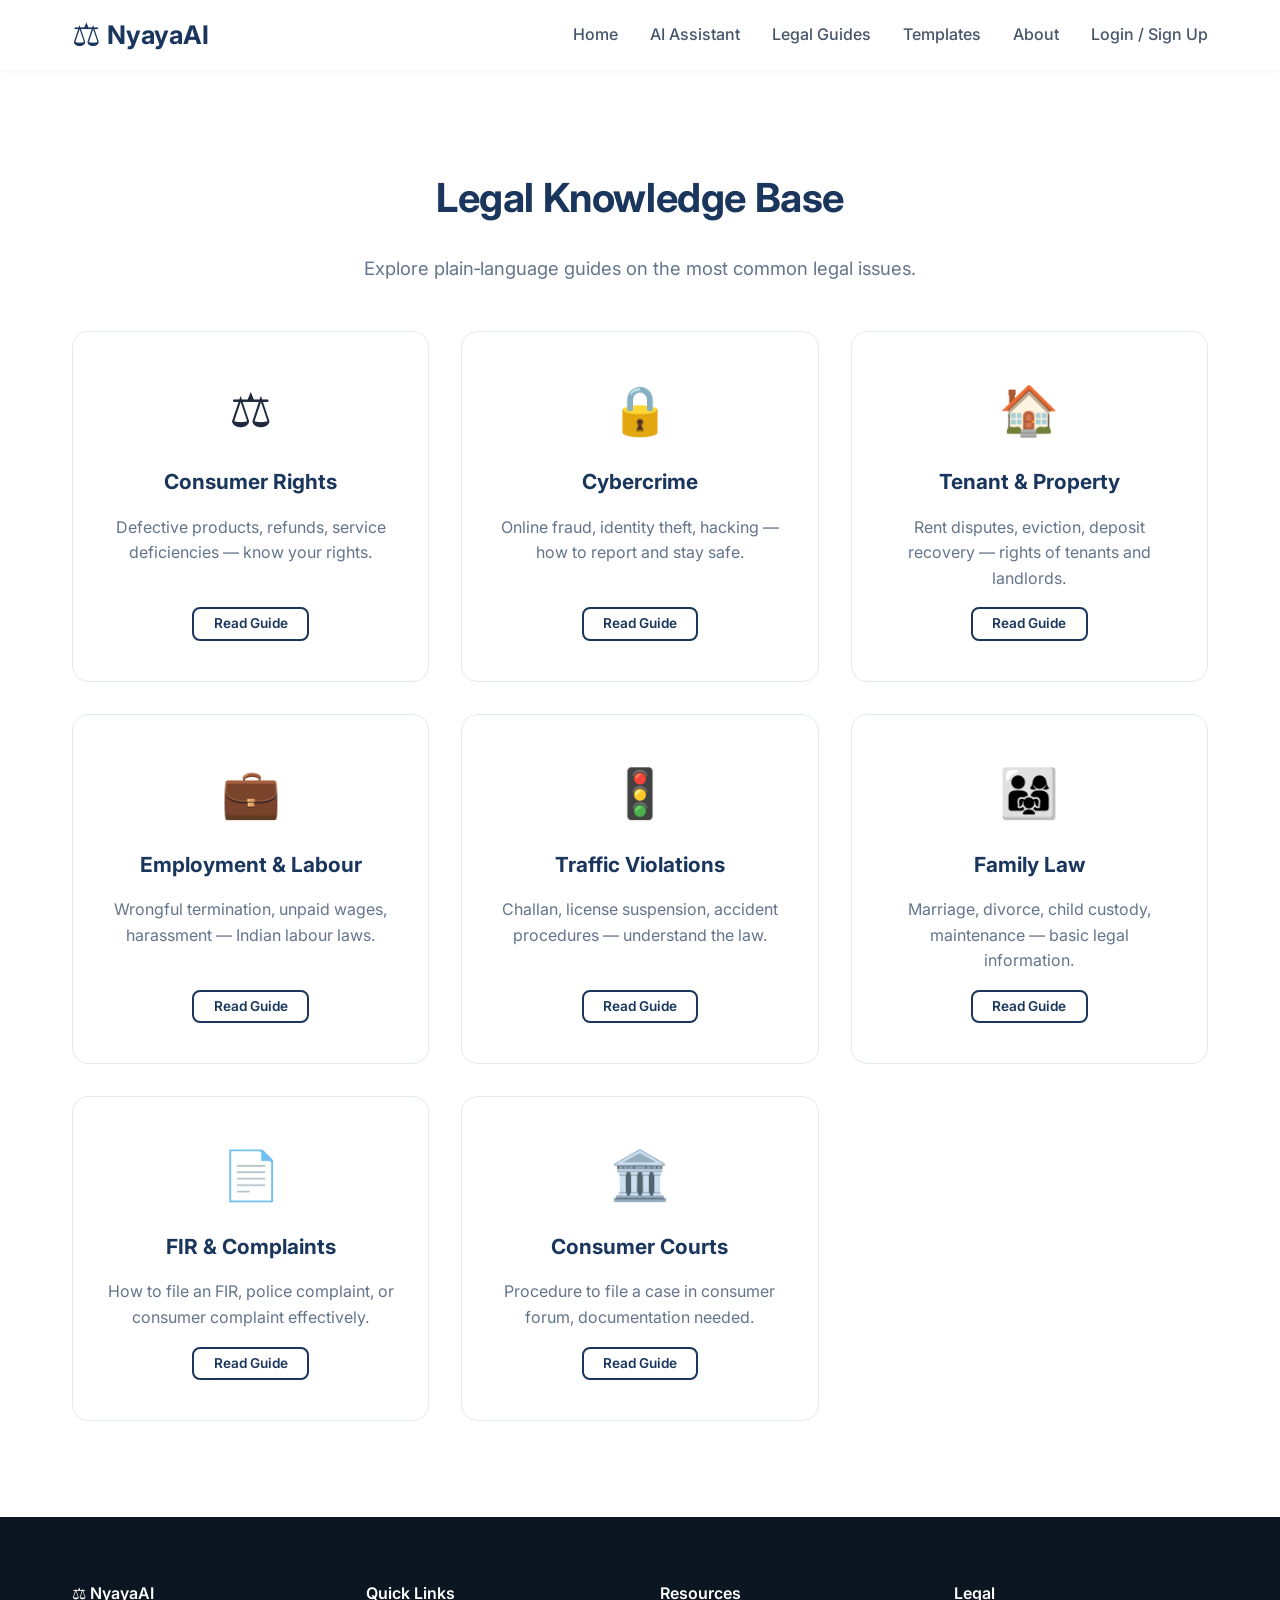
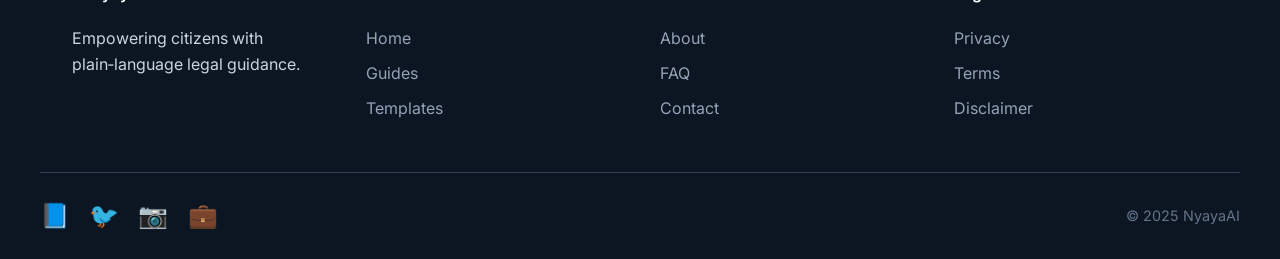
<file: guides.html>
<!DOCTYPE html>
<html lang="en">
<head>
  <meta charset="UTF-8" />
  <meta name="viewport" content="width=device-width, initial-scale=1.0" />
  <title>Legal Guides – NyayaAI</title>
  <link href="https://fonts.googleapis.com/css2?family=Inter:opsz,wght@14..32,400;14..32,500;14..32,600;14..32,700;14..32,800&display=swap" rel="stylesheet" />
  <link rel="stylesheet" href="style.css" />
</head>
<body>
  <header class="header" id="header">
    <nav class="navbar container">
      <a href="index.html" class="logo"><span class="logo-icon">⚖️</span> NyayaAI</a>
      <ul class="nav-menu" id="nav-menu">
        <li><a href="index.html" class="nav-link">Home</a></li>
        <li><a href="assistant.html" class="nav-link">AI Assistant</a></li>
        <li><a href="guides.html" class="nav-link active">Legal Guides</a></li>
        <li><a href="templates.html" class="nav-link">Templates</a></li>
        <li><a href="about.html" class="nav-link">About</a></li>
        <li><a href="login.html" class="nav-link">Login / Sign Up</a></li>
      </ul>
      <button class="hamburger" id="hamburger" aria-label="Menu"><span class="bar"></span><span class="bar"></span><span class="bar"></span></button>
    </nav>
  </header>

  <main>
    <section class="section">
      <div class="container">
        <h1 class="section-title reveal">Legal Knowledge Base</h1>
        <p class="section-subtitle reveal">Explore plain‑language guides on the most common legal issues.</p>
        <div class="categories-grid reveal">
          <!-- Guide cards (can be extended) -->
          <div class="category-card glass-card">
            <span class="category-icon">⚖️</span>
            <h3>Consumer Rights</h3>
            <p>Defective products, refunds, service deficiencies — know your rights.</p>
            <a href="#" class="btn btn-outline btn-sm">Read Guide</a>
          </div>
          <div class="category-card glass-card">
            <span class="category-icon">🔒</span>
            <h3>Cybercrime</h3>
            <p>Online fraud, identity theft, hacking — how to report and stay safe.</p>
            <a href="#" class="btn btn-outline btn-sm">Read Guide</a>
          </div>
          <div class="category-card glass-card">
            <span class="category-icon">🏠</span>
            <h3>Tenant & Property</h3>
            <p>Rent disputes, eviction, deposit recovery — rights of tenants and landlords.</p>
            <a href="#" class="btn btn-outline btn-sm">Read Guide</a>
          </div>
          <div class="category-card glass-card">
            <span class="category-icon">💼</span>
            <h3>Employment & Labour</h3>
            <p>Wrongful termination, unpaid wages, harassment — Indian labour laws.</p>
            <a href="#" class="btn btn-outline btn-sm">Read Guide</a>
          </div>
          <div class="category-card glass-card">
            <span class="category-icon">🚦</span>
            <h3>Traffic Violations</h3>
            <p>Challan, license suspension, accident procedures — understand the law.</p>
            <a href="#" class="btn btn-outline btn-sm">Read Guide</a>
          </div>
          <div class="category-card glass-card">
            <span class="category-icon">👨‍👩‍👧</span>
            <h3>Family Law</h3>
            <p>Marriage, divorce, child custody, maintenance — basic legal information.</p>
            <a href="#" class="btn btn-outline btn-sm">Read Guide</a>
          </div>
          <div class="category-card glass-card">
            <span class="category-icon">📄</span>
            <h3>FIR & Complaints</h3>
            <p>How to file an FIR, police complaint, or consumer complaint effectively.</p>
            <a href="#" class="btn btn-outline btn-sm">Read Guide</a>
          </div>
          <div class="category-card glass-card">
            <span class="category-icon">🏛️</span>
            <h3>Consumer Courts</h3>
            <p>Procedure to file a case in consumer forum, documentation needed.</p>
            <a href="#" class="btn btn-outline btn-sm">Read Guide</a>
          </div>
        </div>
      </div>
    </section>
  </main>

  <footer class="footer">
    <div class="container footer-grid">
      <div class="footer-col"><h4 class="footer-logo">⚖️ NyayaAI</h4><p>Empowering citizens with plain‑language legal guidance.</p></div>
      <div class="footer-col"><h4>Quick Links</h4><ul><li><a href="index.html">Home</a></li><li><a href="guides.html">Guides</a></li><li><a href="templates.html">Templates</a></li></ul></div>
      <div class="footer-col"><h4>Resources</h4><ul><li><a href="about.html">About</a></li><li><a href="assistant.html">FAQ</a></li><li><a href="contact.html">Contact</a></li></ul></div>
      <div class="footer-col"><h4>Legal</h4><ul><li><a href="#">Privacy</a></li><li><a href="#">Terms</a></li><li><a href="#">Disclaimer</a></li></ul></div>
    </div>
    <div class="footer-bottom container">
      <div class="social-icons"><a href="#">📘</a><a href="#">🐦</a><a href="#">📷</a><a href="#">💼</a></div>
      <p class="footer-copy">&copy; 2025 NyayaAI</p>
    </div>
  </footer>
  <button class="back-to-top" id="backToTop" aria-label="Back to top">↑</button>
  <script src="script.js"></script>
</body>
</html>
</file>
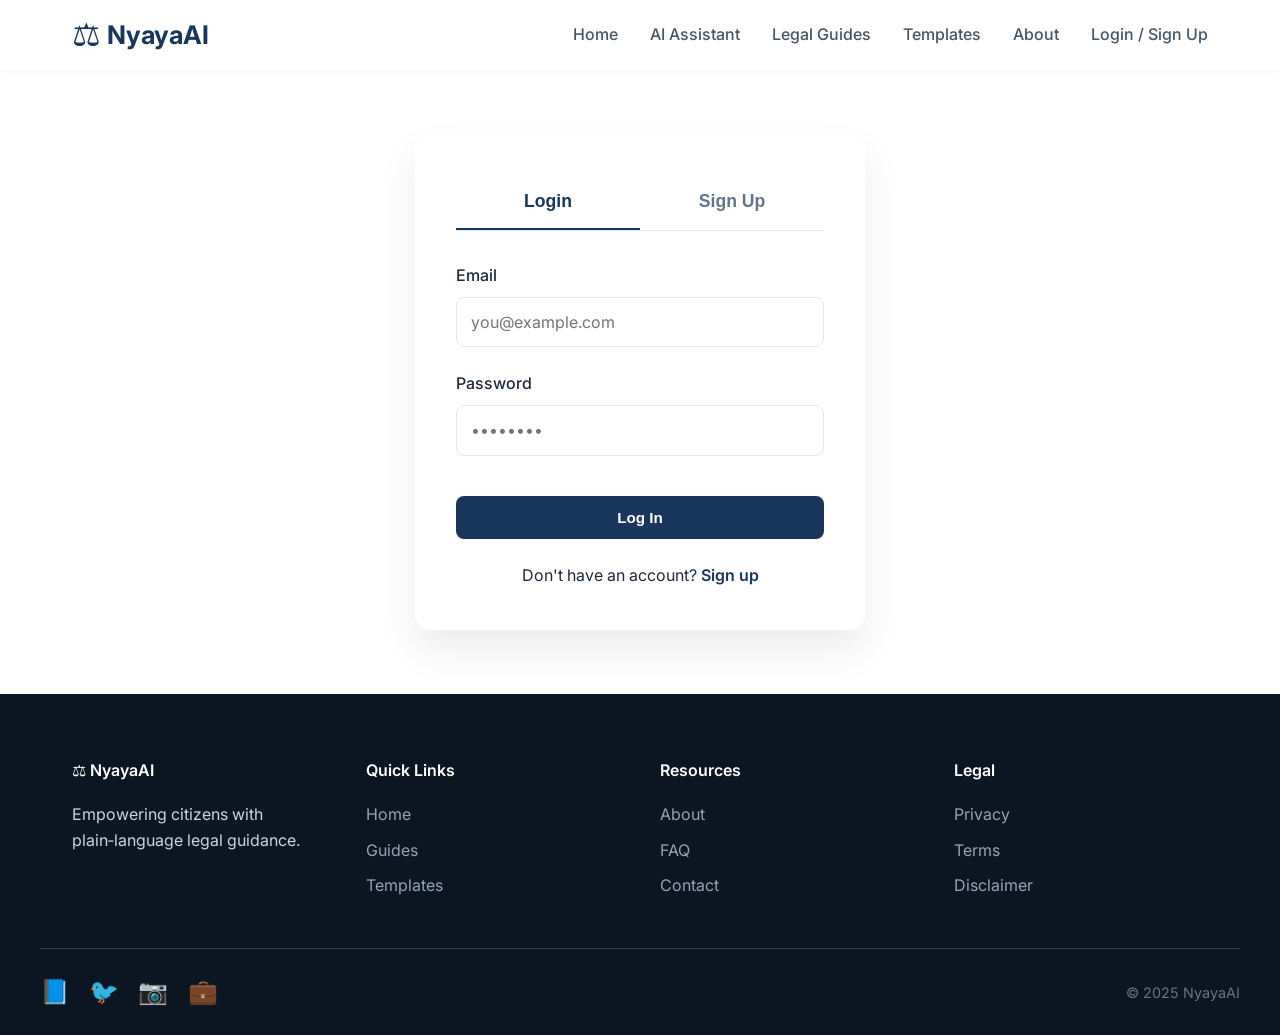
<file: login.html>
<!DOCTYPE html>
<html lang="en">
<head>
  <meta charset="UTF-8" />
  <meta name="viewport" content="width=device-width, initial-scale=1.0" />
  <title>Login / Sign Up – NyayaAI</title>
  <link href="https://fonts.googleapis.com/css2?family=Inter:opsz,wght@14..32,400;14..32,500;14..32,600;14..32,700;14..32,800&display=swap" rel="stylesheet" />
  <link rel="stylesheet" href="style.css" />
  <style>
    /* Additional login-specific styles */
    .auth-container {
      max-width: 450px;
      margin: 4rem auto;
      padding: 2.5rem;
      border-radius: var(--radius);
      background: var(--glass-bg);
      backdrop-filter: blur(var(--glass-blur));
      -webkit-backdrop-filter: blur(var(--glass-blur));
      border: 1px solid var(--glass-border);
      box-shadow: var(--shadow-lg);
    }
    .tabs {
      display: flex;
      margin-bottom: 2rem;
      border-bottom: 1px solid var(--border);
    }
    .tab-btn {
      flex: 1;
      background: none;
      border: none;
      padding: 1rem;
      font-size: 1.1rem;
      font-weight: 600;
      color: var(--text-light);
      cursor: pointer;
      border-bottom: 2px solid transparent;
      transition: 0.3s;
    }
    .tab-btn.active {
      color: var(--primary);
      border-bottom-color: var(--primary);
    }
    .auth-form { display: none; }
    .auth-form.active { display: block; }
    .auth-form .form-group { margin-bottom: 1.5rem; }
    .auth-form .form-group label { display: block; margin-bottom: 0.5rem; font-weight: 500; }
    .auth-form .form-group input {
      width: 100%;
      padding: 0.9rem;
      border: 1px solid var(--border);
      border-radius: var(--radius-sm);
      font-family: inherit;
      font-size: 1rem;
      outline: none;
      transition: border-color 0.3s;
    }
    .auth-form .form-group input:focus { border-color: var(--primary); }
    .auth-form .btn-block { margin-top: 1rem; }
    .auth-switch { text-align: center; margin-top: 1.5rem; }
    .auth-switch a { color: var(--primary); font-weight: 600; }
  </style>
</head>
<body>
  <header class="header" id="header">
    <nav class="navbar container">
      <a href="index.html" class="logo"><span class="logo-icon">⚖️</span> NyayaAI</a>
      <ul class="nav-menu" id="nav-menu">
        <li><a href="index.html" class="nav-link">Home</a></li>
        <li><a href="assistant.html" class="nav-link">AI Assistant</a></li>
        <li><a href="guides.html" class="nav-link">Legal Guides</a></li>
        <li><a href="templates.html" class="nav-link">Templates</a></li>
        <li><a href="about.html" class="nav-link">About</a></li>
        <li><a href="login.html" class="nav-link active">Login / Sign Up</a></li>
      </ul>
      <button class="hamburger" id="hamburger" aria-label="Menu"><span class="bar"></span><span class="bar"></span><span class="bar"></span></button>
    </nav>
  </header>

  <main>
    <div class="container">
      <div class="auth-container reveal">
        <div class="tabs">
          <button class="tab-btn active" id="loginTab">Login</button>
          <button class="tab-btn" id="signupTab">Sign Up</button>
        </div>

        <!-- Login Form -->
        <form id="loginForm" class="auth-form active">
          <div class="form-group">
            <label for="loginEmail">Email</label>
            <input type="email" id="loginEmail" required placeholder="you@example.com" />
          </div>
          <div class="form-group">
            <label for="loginPassword">Password</label>
            <input type="password" id="loginPassword" required placeholder="••••••••" />
          </div>
          <button type="submit" class="btn btn-primary btn-block">Log In</button>
          <p class="auth-switch">Don't have an account? <a href="#" id="goSignup">Sign up</a></p>
        </form>

        <!-- Sign Up Form -->
        <form id="signupForm" class="auth-form">
          <div class="form-group">
            <label for="signupName">Full Name</label>
            <input type="text" id="signupName" required placeholder="Your name" />
          </div>
          <div class="form-group">
            <label for="signupEmail">Email</label>
            <input type="email" id="signupEmail" required placeholder="you@example.com" />
          </div>
          <div class="form-group">
            <label for="signupPassword">Password</label>
            <input type="password" id="signupPassword" required placeholder="Minimum 8 characters" />
          </div>
          <button type="submit" class="btn btn-primary btn-block">Create Account</button>
          <p class="auth-switch">Already have an account? <a href="#" id="goLogin">Log in</a></p>
        </form>
      </div>
    </div>
  </main>

  <footer class="footer">
    <div class="container footer-grid">
      <div class="footer-col"><h4 class="footer-logo">⚖️ NyayaAI</h4><p>Empowering citizens with plain‑language legal guidance.</p></div>
      <div class="footer-col"><h4>Quick Links</h4><ul><li><a href="index.html">Home</a></li><li><a href="guides.html">Guides</a></li><li><a href="templates.html">Templates</a></li></ul></div>
      <div class="footer-col"><h4>Resources</h4><ul><li><a href="about.html">About</a></li><li><a href="assistant.html">FAQ</a></li><li><a href="contact.html">Contact</a></li></ul></div>
      <div class="footer-col"><h4>Legal</h4><ul><li><a href="#">Privacy</a></li><li><a href="#">Terms</a></li><li><a href="#">Disclaimer</a></li></ul></div>
    </div>
    <div class="footer-bottom container">
      <div class="social-icons"><a href="#">📘</a><a href="#">🐦</a><a href="#">📷</a><a href="#">💼</a></div>
      <p class="footer-copy">&copy; 2025 NyayaAI</p>
    </div>
  </footer>
  <button class="back-to-top" id="backToTop" aria-label="Back to top">↑</button>

  <script src="script.js"></script>
  <script>
    // Login / Signup tab switching
    const loginTab = document.getElementById('loginTab');
    const signupTab = document.getElementById('signupTab');
    const loginForm = document.getElementById('loginForm');
    const signupForm = document.getElementById('signupForm');
    const goSignup = document.getElementById('goSignup');
    const goLogin = document.getElementById('goLogin');

    function showLogin() {
      loginTab.classList.add('active');
      signupTab.classList.remove('active');
      loginForm.classList.add('active');
      signupForm.classList.remove('active');
    }
    function showSignup() {
      signupTab.classList.add('active');
      loginTab.classList.remove('active');
      signupForm.classList.add('active');
      loginForm.classList.remove('active');
    }

    loginTab.addEventListener('click', showLogin);
    signupTab.addEventListener('click', showSignup);
    goSignup.addEventListener('click', (e) => { e.preventDefault(); showSignup(); });
    goLogin.addEventListener('click', (e) => { e.preventDefault(); showLogin(); });

    // Prevent form submission for demo
    document.getElementById('loginForm').addEventListener('submit', e => { e.preventDefault(); alert('Login functionality coming soon!'); });
    document.getElementById('signupForm').addEventListener('submit', e => { e.preventDefault(); alert('Sign up coming soon!'); });
  </script>
</body>
</html>
</file>
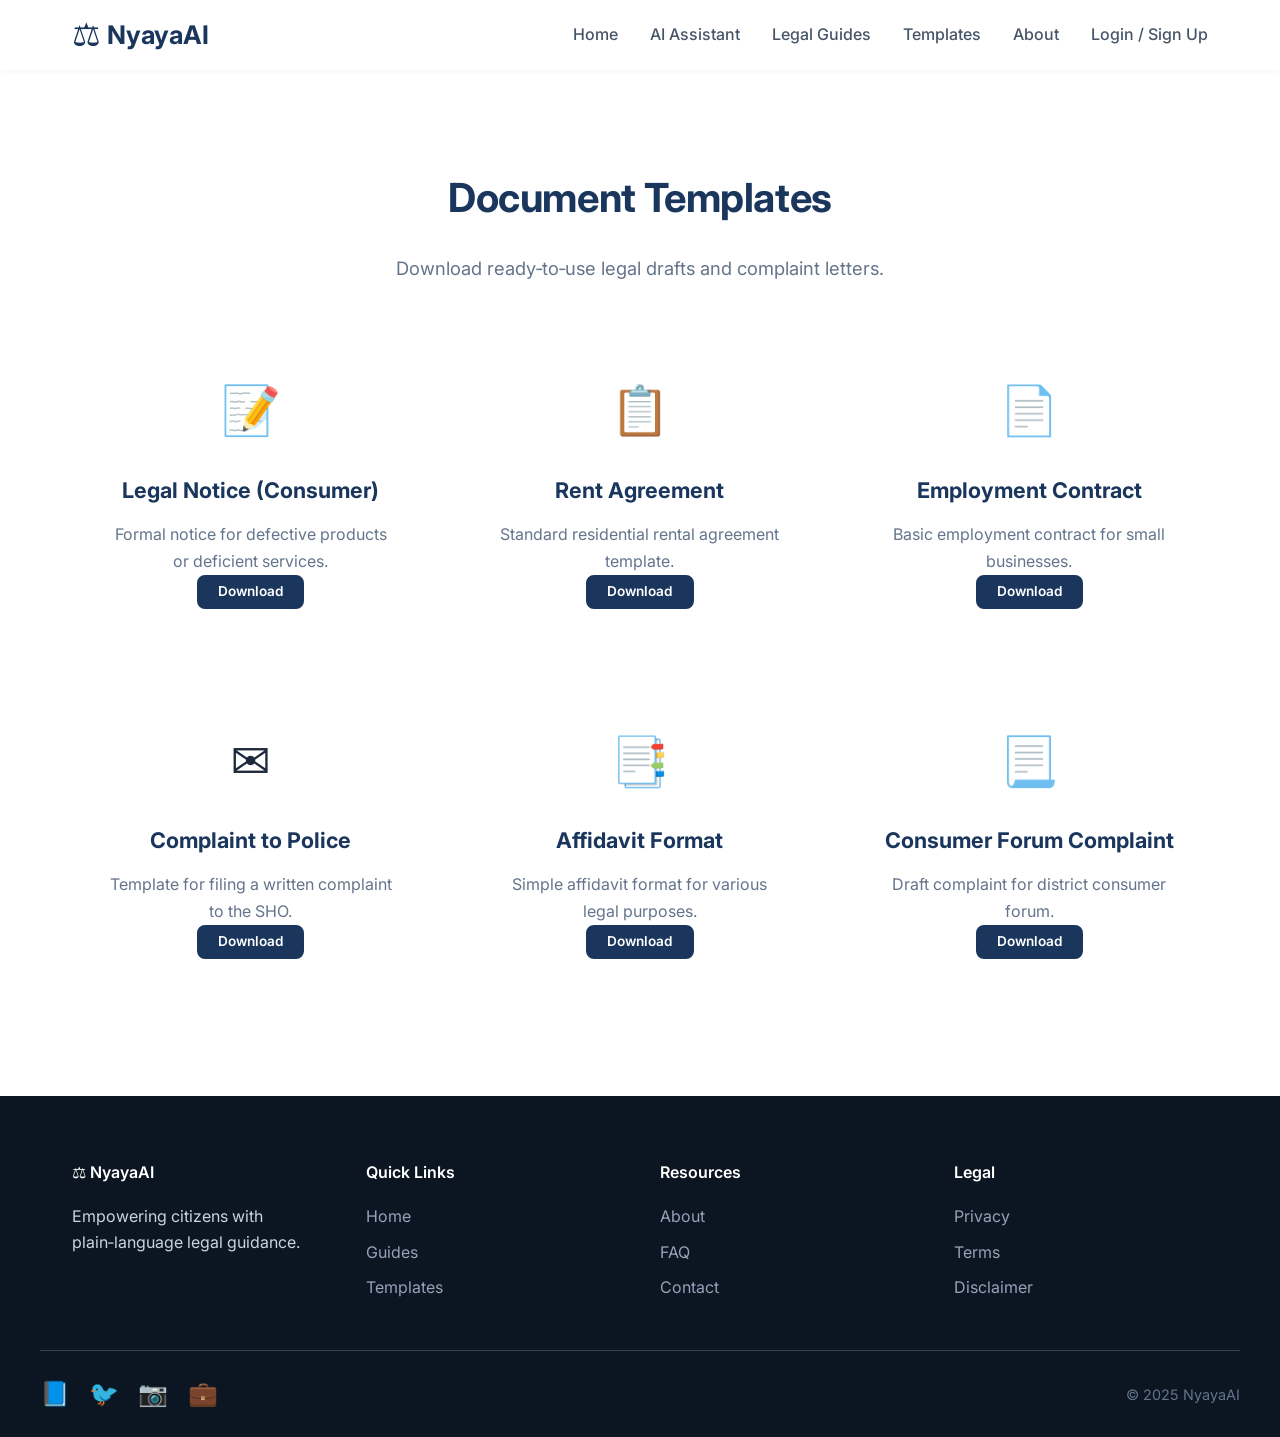
<file: templates.html>
<!DOCTYPE html>
<html lang="en">
<head>
  <meta charset="UTF-8" />
  <meta name="viewport" content="width=device-width, initial-scale=1.0" />
  <title>Legal Templates – NyayaAI</title>
  <link href="https://fonts.googleapis.com/css2?family=Inter:opsz,wght@14..32,400;14..32,500;14..32,600;14..32,700;14..32,800&display=swap" rel="stylesheet" />
  <link rel="stylesheet" href="style.css" />
</head>
<body>
  <header class="header" id="header">
    <nav class="navbar container">
      <a href="index.html" class="logo"><span class="logo-icon">⚖️</span> NyayaAI</a>
      <ul class="nav-menu" id="nav-menu">
        <li><a href="index.html" class="nav-link">Home</a></li>
        <li><a href="assistant.html" class="nav-link">AI Assistant</a></li>
        <li><a href="guides.html" class="nav-link">Legal Guides</a></li>
        <li><a href="templates.html" class="nav-link active">Templates</a></li>
        <li><a href="about.html" class="nav-link">About</a></li>
        <li><a href="login.html" class="nav-link">Login / Sign Up</a></li>
      </ul>
      <button class="hamburger" id="hamburger" aria-label="Menu"><span class="bar"></span><span class="bar"></span><span class="bar"></span></button>
    </nav>
  </header>

  <main>
    <section class="section">
      <div class="container">
        <h1 class="section-title reveal">Document Templates</h1>
        <p class="section-subtitle reveal">Download ready‑to‑use legal drafts and complaint letters.</p>
        <div class="features-grid reveal">
          <div class="feature-card glass-card">
            <div class="feature-icon">📝</div>
            <h3>Legal Notice (Consumer)</h3>
            <p>Formal notice for defective products or deficient services.</p>
            <a href="#" class="btn btn-primary btn-sm">Download</a>
          </div>
          <div class="feature-card glass-card">
            <div class="feature-icon">📋</div>
            <h3>Rent Agreement</h3>
            <p>Standard residential rental agreement template.</p>
            <a href="#" class="btn btn-primary btn-sm">Download</a>
          </div>
          <div class="feature-card glass-card">
            <div class="feature-icon">📄</div>
            <h3>Employment Contract</h3>
            <p>Basic employment contract for small businesses.</p>
            <a href="#" class="btn btn-primary btn-sm">Download</a>
          </div>
          <div class="feature-card glass-card">
            <div class="feature-icon">✉️</div>
            <h3>Complaint to Police</h3>
            <p>Template for filing a written complaint to the SHO.</p>
            <a href="#" class="btn btn-primary btn-sm">Download</a>
          </div>
          <div class="feature-card glass-card">
            <div class="feature-icon">📑</div>
            <h3>Affidavit Format</h3>
            <p>Simple affidavit format for various legal purposes.</p>
            <a href="#" class="btn btn-primary btn-sm">Download</a>
          </div>
          <div class="feature-card glass-card">
            <div class="feature-icon">📃</div>
            <h3>Consumer Forum Complaint</h3>
            <p>Draft complaint for district consumer forum.</p>
            <a href="#" class="btn btn-primary btn-sm">Download</a>
          </div>
        </div>
      </div>
    </section>
  </main>

  <footer class="footer">
    <div class="container footer-grid">
      <div class="footer-col"><h4 class="footer-logo">⚖️ NyayaAI</h4><p>Empowering citizens with plain‑language legal guidance.</p></div>
      <div class="footer-col"><h4>Quick Links</h4><ul><li><a href="index.html">Home</a></li><li><a href="guides.html">Guides</a></li><li><a href="templates.html">Templates</a></li></ul></div>
      <div class="footer-col"><h4>Resources</h4><ul><li><a href="about.html">About</a></li><li><a href="assistant.html">FAQ</a></li><li><a href="contact.html">Contact</a></li></ul></div>
      <div class="footer-col"><h4>Legal</h4><ul><li><a href="#">Privacy</a></li><li><a href="#">Terms</a></li><li><a href="#">Disclaimer</a></li></ul></div>
    </div>
    <div class="footer-bottom container">
      <div class="social-icons"><a href="#">📘</a><a href="#">🐦</a><a href="#">📷</a><a href="#">💼</a></div>
      <p class="footer-copy">&copy; 2025 NyayaAI</p>
    </div>
  </footer>
  <button class="back-to-top" id="backToTop" aria-label="Back to top">↑</button>
  <script src="script.js"></script>
</body>
</html>
</file>
<file: style.css>
/* ====== CSS CUSTOM PROPERTIES ====== */
:root {
  --primary: #1a365d;
  --primary-dark: #0f2440;
  --gold: #d4af37;
  --gold-light: #f5e7c1;
  --bg-light: #f8fafc;
  --bg-white: #ffffff;
  --text-dark: #0f172a;
  --text-body: #1e293b;
  --text-muted: #475569;
  --text-light: #64748b;
  --border: #e2e8f0;
  --radius: 16px;
  --radius-sm: 8px;
  --transition: 0.3s ease;
  --shadow-sm: 0 2px 8px rgba(0,0,0,0.04);
  --shadow-md: 0 8px 24px rgba(0,0,0,0.06);
  --shadow-lg: 0 20px 40px rgba(0,0,0,0.08);
  --glass-bg: rgba(255, 255, 255, 0.7);
  --glass-border: rgba(255, 255, 255, 0.5);
  --glass-blur: 12px;
  --font-family: 'Inter', system-ui, -apple-system, sans-serif;
  --max-width: 1200px;
  --header-height: 70px;
  --progress-height: 4px;
}

/* ====== RESET & BASE ====== */
*,
*::before,
*::after {
  margin: 0;
  padding: 0;
  box-sizing: border-box;
}

html {
  scroll-behavior: smooth;
}

body {
  font-family: var(--font-family);
  line-height: 1.6;
  color: var(--text-body);
  background-color: var(--bg-white);
  overflow-x: hidden;
  -webkit-font-smoothing: antialiased;
  -moz-osx-font-smoothing: grayscale;
}

img, svg {
  max-width: 100%;
  display: block;
}

a {
  text-decoration: none;
  color: inherit;
}

ul {
  list-style: none;
}

.container {
  max-width: var(--max-width);
  margin: 0 auto;
  padding: 0 2rem;
}

/* ====== UTILITY CLASSES ====== */
.btn {
  display: inline-flex;
  align-items: center;
  justify-content: center;
  font-weight: 600;
  font-size: 0.95rem;
  padding: 0.75rem 1.8rem;
  border-radius: var(--radius-sm);
  cursor: pointer;
  transition: all var(--transition);
  border: 2px solid transparent;
  line-height: 1;
}

.btn-sm {
  padding: 0.5rem 1.2rem;
  font-size: 0.85rem;
}

.btn-lg {
  padding: 0.9rem 2.2rem;
  font-size: 1rem;
}

.btn-primary {
  background-color: var(--primary);
  color: var(--bg-white);
  border-color: var(--primary);
}
.btn-primary:hover {
  background-color: var(--primary-dark);
  border-color: var(--primary-dark);
  transform: translateY(-2px);
  box-shadow: 0 4px 15px rgba(26, 54, 93, 0.3);
}

.btn-outline {
  background-color: transparent;
  color: var(--primary);
  border: 2px solid var(--primary);
}
.btn-outline:hover {
  background-color: var(--primary);
  color: var(--bg-white);
  transform: translateY(-2px);
  box-shadow: 0 4px 15px rgba(26, 54, 93, 0.2);
}

.btn-block {
  width: 100%;
}

.gold-text {
  color: var(--gold);
}

/* ====== SCROLL PROGRESS BAR ====== */
.progress-bar {
  position: fixed;
  top: 0;
  left: 0;
  height: var(--progress-height);
  background: linear-gradient(90deg, var(--primary), var(--gold));
  width: 0%;
  z-index: 9999;
  transition: width 0.1s linear;
}

/* ====== HEADER & NAVBAR ====== */
.header {
  position: sticky;
  top: 0;
  width: 100%;
  background-color: rgba(255,255,255,0.9);
  -webkit-backdrop-filter: blur(10px);
  backdrop-filter: blur(10px);
  box-shadow: 0 1px 6px rgba(0,0,0,0.05);
  z-index: 1000;
  height: var(--header-height);
}

.navbar {
  display: flex;
  align-items: center;
  justify-content: space-between;
  height: 100%;
}

.logo {
  font-size: 1.6rem;
  font-weight: 700;
  color: var(--primary);
  display: flex;
  align-items: center;
  gap: 0.4rem;
}

.logo-icon {
  font-size: 2rem;
}

.nav-menu {
  display: flex;
  align-items: center;
  gap: 2rem;
}

.nav-link {
  font-weight: 500;
  color: var(--text-muted);
  position: relative;
  transition: color 0.3s;
}

.nav-link:hover,
.nav-link.active {
  color: var(--primary);
}

.nav-link::after {
  content: '';
  position: absolute;
  left: 0;
  bottom: -6px;
  width: 0;
  height: 2px;
  background-color: var(--gold);
  transition: width 0.3s;
}

.nav-link:hover::after,
.nav-link.active::after {
  width: 100%;
}

.nav-buttons {
  display: flex;
  gap: 0.8rem;
}

/* Hamburger (accessible button) */
.hamburger {
  display: none;
  cursor: pointer;
  background: none;
  border: none;
  padding: 0.5rem;
}

.bar {
  display: block;
  width: 25px;
  height: 3px;
  margin: 5px auto;
  background-color: var(--primary);
  transition: all 0.3s ease;
}

/* ====== HERO SECTION ====== */
.hero {
  padding: 6rem 0 5rem;
  background: linear-gradient(135deg, #f1f5f9 0%, #dbeafe 100%);
  position: relative;
  overflow: hidden;
}

.hero-container {
  display: flex;
  align-items: center;
  gap: 4rem;
  flex-wrap: wrap;
}

.hero-content {
  flex: 1 1 400px;
}

.hero-title {
  font-size: 3.5rem;
  font-weight: 800;
  line-height: 1.15;
  color: var(--text-dark);
  margin-bottom: 1.5rem;
  letter-spacing: -0.02em;
}

.hero-subtitle {
  font-size: 1.2rem;
  color: var(--text-muted);
  margin-bottom: 2.5rem;
  max-width: 550px;
}

.hero-actions {
  display: flex;
  gap: 1rem;
  flex-wrap: wrap;
}

.hero-image {
  flex: 1 1 300px;
  display: flex;
  justify-content: center;
  align-items: center;
}

.hero-illustration {
  width: 320px;
  height: auto;
  filter: drop-shadow(0 10px 25px rgba(0,0,0,0.1));
  animation: float 5s ease-in-out infinite;
}

@keyframes float {
  0% { transform: translateY(0px); }
  50% { transform: translateY(-12px); }
  100% { transform: translateY(0px); }
}

/* Floating shapes */
.floating-shapes {
  position: absolute;
  top: 0;
  left: 0;
  width: 100%;
  height: 100%;
  pointer-events: none;
  overflow: hidden;
}
.shape {
  position: absolute;
  border-radius: 50%;
  background: rgba(212, 175, 55, 0.1);
  filter: blur(40px);
  animation: floatShape 12s infinite alternate ease-in-out;
}
.shape-1 {
  width: 200px;
  height: 200px;
  top: 20%;
  left: 10%;
  animation-duration: 10s;
}
.shape-2 {
  width: 150px;
  height: 150px;
  bottom: 15%;
  right: 15%;
  background: rgba(26, 54, 93, 0.08);
  animation-duration: 14s;
}
.shape-3 {
  width: 80px;
  height: 80px;
  top: 50%;
  left: 60%;
  background: rgba(212, 175, 55, 0.15);
  animation-duration: 8s;
}
.shape-4 {
  width: 120px;
  height: 120px;
  bottom: 30%;
  left: 30%;
  background: rgba(26, 54, 93, 0.06);
  animation-duration: 16s;
}
@keyframes floatShape {
  0% { transform: translate(0, 0) scale(1); }
  100% { transform: translate(30px, -30px) scale(1.15); }
}

/* Animated section dividers */
.section-divider {
  position: absolute;
  bottom: -1px;
  left: 0;
  width: 100%;
  overflow: hidden;
  line-height: 0;
}
.section-divider svg {
  width: 100%;
  height: 60px;
}

/* ====== SECTIONS COMMON ====== */
.section {
  padding: 6rem 0;
  position: relative;
}

.section-title {
  text-align: center;
  font-size: 2.5rem;
  font-weight: 700;
  color: var(--primary);
  margin-bottom: 1.5rem;
  letter-spacing: -0.01em;
}

.section-subtitle {
  text-align: center;
  font-size: 1.15rem;
  color: var(--text-light);
  margin-bottom: 3rem;
  max-width: 600px;
  margin-left: auto;
  margin-right: auto;
}

/* ====== GLASSMORPHISM CARDS ====== */
.glass-card {
  background: var(--glass-bg);
  backdrop-filter: blur(var(--glass-blur));
  -webkit-backdrop-filter: blur(var(--glass-blur));
  border: 1px solid var(--glass-border);
  border-radius: var(--radius);
  transition: all 0.4s ease;
}
.glass-card:hover {
  background: rgba(255,255,255,0.85);
  box-shadow: var(--shadow-lg);
  border-color: var(--gold);
}

/* ====== FEATURES ====== */
.features-grid {
  display: grid;
  grid-template-columns: repeat(auto-fit, minmax(300px, 1fr));
  gap: 2rem;
}

.feature-card {
  padding: 2.5rem 2rem;
  text-align: center;
  position: relative;
  overflow: hidden;
}
.feature-card:hover {
  transform: translateY(-8px);
}
.feature-card::before {
  content: '';
  position: absolute;
  top: 0; left: 0;
  width: 100%;
  height: 100%;
  border-radius: inherit;
  box-shadow: inset 0 0 0 0 rgba(212, 175, 55, 0.3);
  transition: box-shadow 0.3s ease;
}
.feature-card:hover::before {
  box-shadow: inset 0 0 0 2px var(--gold);
}
.feature-icon {
  font-size: 3rem;
  margin-bottom: 1.5rem;
  transition: transform 0.3s ease;
}
.feature-card:hover .feature-icon {
  transform: scale(1.1);
}
.feature-card h3 {
  font-size: 1.35rem;
  color: var(--primary);
  margin-bottom: 0.8rem;
}
.feature-card p {
  color: var(--text-light);
  line-height: 1.7;
}

/* ====== TRUST BADGES ====== */
.trust {
  background: var(--bg-light);
}
.trust-grid {
  display: grid;
  grid-template-columns: repeat(auto-fit, minmax(220px, 1fr));
  gap: 2rem;
}
.trust-badge {
  background: var(--bg-white);
  border: 1px solid var(--border);
  border-radius: var(--radius);
  padding: 2.5rem 2rem;
  text-align: center;
  transition: transform 0.3s, box-shadow 0.3s;
}
.trust-badge:hover {
  transform: translateY(-5px);
  box-shadow: var(--shadow-md);
  border-color: var(--gold);
}
.trust-icon { font-size: 2.5rem; display: block; margin-bottom: 1rem; }
.trust-badge h3 { font-size: 1.2rem; color: var(--primary); margin-bottom: 0.5rem; }
.trust-badge p { color: var(--text-light); }

/* ====== HOW IT WORKS ====== */
.timeline {
  display: flex;
  flex-direction: row;
  align-items: flex-start;
  justify-content: center;
  gap: 0;
  flex-wrap: wrap;
}
.timeline-step {
  flex: 1 1 200px;
  text-align: center;
  padding: 1.5rem 1rem;
}
.step-icon {
  font-size: 3rem;
  margin-bottom: 1rem;
  transition: transform 0.3s ease;
}
.timeline-step:hover .step-icon {
  transform: scale(1.15);
}
.step-content h3 { font-size: 1.2rem; color: var(--primary); margin-bottom: 0.5rem; }
.step-content p { color: var(--text-light); font-size: 0.95rem; }
.timeline-connector {
  width: 50px;
  height: 3px;
  background: var(--gold);
  align-self: center;
  margin: 0 0.5rem;
  flex-shrink: 0;
}
@media (max-width: 800px) {
  .timeline { flex-direction: column; align-items: center; }
  .timeline-connector { width: 3px; height: 40px; margin: 0.5rem 0; }
}

/* ====== LEGAL CATEGORIES ====== */
.categories-grid {
  display: grid;
  grid-template-columns: repeat(auto-fit, minmax(300px, 1fr));
  gap: 2rem;
}
.category-card {
  padding: 2.5rem 2rem;
  text-align: center;
  display: flex;
  flex-direction: column;
  align-items: center;
  gap: 1rem;
  border-radius: var(--radius);
  background: var(--bg-white);
  border: 1px solid var(--border);
  transition: all 0.3s ease;
}
.category-card:hover {
  transform: translateY(-8px);
  box-shadow: var(--shadow-lg);
  border-color: var(--gold);
}
.category-icon { font-size: 3rem; }
.category-card h3 { font-size: 1.3rem; color: var(--primary); }
.category-card p { color: var(--text-light); flex: 1; }
.category-card .btn { margin-top: auto; }

/* ====== AI DEMO ====== */
.ai-demo {
  background: linear-gradient(135deg, #f1f5f9 0%, #dbeafe 100%);
  position: relative;
  overflow: hidden;
}
.demo-container {
  display: flex;
  gap: 2rem;
  justify-content: center;
  flex-wrap: wrap;
  align-items: flex-start;
  margin-bottom: 3rem;
}
.chat-window {
  flex: 1 1 500px;
  max-width: 600px;
  border-radius: var(--radius);
  overflow: hidden;
  box-shadow: var(--shadow-lg);
  background: var(--bg-white);
}
.chat-header {
  background: var(--primary);
  color: var(--bg-white);
  padding: 1rem 1.5rem;
  font-weight: 600;
  display: flex;
  justify-content: space-between;
  align-items: center;
}
.online-dot { width: 10px; height: 10px; background: #10b981; border-radius: 50%; }
.chat-body {
  flex: 1;
  padding: 1.5rem;
  display: flex;
  flex-direction: column;
  gap: 1.2rem;
  max-height: 400px;
  overflow-y: auto;
}
.message { display: flex; }
.user-message { justify-content: flex-end; }
.ai-message { justify-content: flex-start; }
.bubble {
  max-width: 80%;
  padding: 0.9rem 1.2rem;
  border-radius: 12px;
  font-size: 0.95rem;
  line-height: 1.5;
}
.user-bubble { background: var(--primary); color: #fff; border-bottom-right-radius: 4px; }
.ai-bubble { background: #f1f5f9; color: var(--text-body); border: 1px solid var(--border); border-bottom-left-radius: 4px; }
.typing-indicator { display: flex; gap: 0.3rem; padding: 0.9rem 1.2rem; background: #f1f5f9; border-radius: 12px; width: fit-content; border: 1px solid var(--border); }
.dot { width: 8px; height: 8px; background: #94a3b8; border-radius: 50%; animation: typingBounce 1.4s infinite ease-in-out; }
.dot:nth-child(2) { animation-delay: 0.2s; }
.dot:nth-child(3) { animation-delay: 0.4s; }
@keyframes typingBounce { 0%, 60%, 100% { transform: translateY(0); } 30% { transform: translateY(-5px); } }
.chat-input { display: flex; padding: 1rem 1.5rem; border-top: 1px solid var(--border); gap: 0.8rem; }
.chat-input input { flex: 1; padding: 0.7rem 1rem; border: 1px solid var(--border); border-radius: var(--radius-sm); font-family: inherit; font-size: 0.95rem; outline: none; transition: border-color 0.3s; }
.chat-input input:focus { border-color: var(--primary); }
.side-panel {
  flex: 0 0 260px;
  padding: 2rem;
  border-radius: var(--radius);
  background: var(--bg-white);
  border: 1px solid var(--border);
  height: fit-content;
}
.side-panel h3 { font-size: 1.2rem; color: var(--primary); margin-bottom: 1.5rem; display: flex; align-items: center; gap: 0.5rem; }
.topic-list li { padding: 0.7rem 0; border-bottom: 1px solid #f1f5f9; color: var(--text-muted); cursor: pointer; transition: color 0.2s, transform 0.2s; display: flex; align-items: center; gap: 0.5rem; }
.topic-list li:hover { color: var(--primary); transform: translateX(5px); }
.topic-icon { font-size: 1.2rem; }
.side-note { margin-top: 1.5rem; font-size: 0.85rem; color: var(--text-light); font-style: italic; }

/* ====== IMPACT: Stats, Testimonials, Stories ====== */
.stats-grid {
  display: grid;
  grid-template-columns: repeat(auto-fit, minmax(200px, 1fr));
  gap: 2rem;
  margin-bottom: 4rem;
}
.stat-card {
  padding: 2.5rem 2rem;
  text-align: center;
  border-radius: var(--radius);
  background: var(--bg-white);
  border: 1px solid var(--border);
  transition: all 0.3s;
}
.stat-card:hover { transform: translateY(-6px); box-shadow: var(--shadow-md); border-color: var(--gold); }
.stat-number { font-size: 3.5rem; font-weight: 800; color: var(--primary); display: inline; }
.stat-suffix { font-size: 2rem; font-weight: 700; color: var(--gold); margin-left: 0.2rem; }
.stat-label { display: block; margin-top: 0.8rem; font-size: 1.1rem; color: var(--text-muted); font-weight: 500; }

.testimonials-grid {
  display: grid;
  grid-template-columns: repeat(auto-fit, minmax(300px, 1fr));
  gap: 2rem;
  margin-bottom: 4rem;
}
.testimonial-card {
  padding: 2.5rem;
  border-radius: var(--radius);
  transition: transform 0.3s, box-shadow 0.3s;
}
.testimonial-card:hover { transform: translateY(-5px); }
.testimonial-header { display: flex; align-items: center; gap: 1rem; margin-bottom: 1rem; }
.avatar { width: 48px; height: 48px; border-radius: 50%; display: flex; align-items: center; justify-content: center; font-weight: 700; font-size: 1.2rem; color: #fff; flex-shrink: 0; }
.avatar-blue { background: #1e3a5f; }
.avatar-gold { background: #b8860b; }
.avatar-green { background: #2d6a4f; }
.testimonial-header h4 { font-size: 1.1rem; color: var(--primary); }
.occupation { font-size: 0.85rem; color: var(--text-light); }
.stars { color: var(--gold); font-size: 1rem; margin-bottom: 0.8rem; letter-spacing: 2px; }
.testimonial-text { color: var(--text-muted); font-style: italic; line-height: 1.6; }

.stories-grid {
  display: grid;
  grid-template-columns: repeat(auto-fit, minmax(300px, 1fr));
  gap: 2rem;
}
.story-card {
  padding: 2.5rem;
  text-align: center;
  display: flex;
  flex-direction: column;
  align-items: center;
  gap: 1rem;
  border-radius: var(--radius);
  background: var(--bg-white);
  border: 1px solid var(--border);
  transition: all 0.3s;
}
.story-card:hover { transform: translateY(-6px); box-shadow: var(--shadow-lg); border-color: var(--gold); }
.story-icon { font-size: 3rem; }
.story-card h3 { font-size: 1.3rem; color: var(--primary); }
.story-card p { color: var(--text-light); flex: 1; }

/* ====== FAQ ACCORDION ====== */
.faq { background: var(--bg-light); }
.faq-grid { max-width: 800px; margin: 0 auto; display: flex; flex-direction: column; gap: 1rem; }
.faq-item { border-radius: var(--radius); overflow: hidden; border: 1px solid var(--border); transition: box-shadow 0.3s; }
.faq-item:hover { box-shadow: var(--shadow-sm); }
.faq-question {
  width: 100%;
  background: none;
  border: none;
  text-align: left;
  padding: 1.5rem 2rem;
  font-size: 1.1rem;
  font-weight: 600;
  color: var(--primary);
  cursor: pointer;
  display: flex;
  justify-content: space-between;
  align-items: center;
  gap: 1rem;
}
.faq-icon { font-size: 1.8rem; font-weight: 400; transition: transform 0.3s ease; color: var(--gold); }
.faq-item.active .faq-icon { transform: rotate(45deg); }
.faq-answer { max-height: 0; overflow: hidden; transition: max-height 0.4s ease, padding 0.4s ease; }
.faq-answer p { padding: 0 2rem 1.5rem; color: var(--text-muted); line-height: 1.7; }
.faq-item.active .faq-answer { max-height: 300px; }

/* ====== CONTACT ====== */
.contact-wrapper { display: flex; gap: 3rem; flex-wrap: wrap; }
.contact-form { flex: 1 1 400px; display: flex; flex-direction: column; gap: 1.5rem; }
.form-group input,
.form-group textarea {
  width: 100%;
  padding: 0.9rem 1.2rem;
  border: 1px solid var(--border);
  border-radius: var(--radius-sm);
  font-family: inherit;
  font-size: 1rem;
  outline: none;
  transition: border-color 0.3s, box-shadow 0.3s;
}
.form-group input:focus,
.form-group textarea:focus { border-color: var(--primary); box-shadow: 0 0 0 3px rgba(26, 54, 93, 0.1); }
.contact-info { flex: 0 0 280px; display: flex; flex-direction: column; gap: 2rem; }
.info-item { display: flex; align-items: center; gap: 1rem; }
.info-icon { font-size: 1.8rem; }

/* ====== NEWSLETTER ====== */
.newsletter {
  background: linear-gradient(135deg, var(--primary-dark) 0%, #0a1a2f 100%);
  color: #fff;
}
.newsletter .section-title { color: #fff; }
.newsletter .section-subtitle { color: #cbd5e1; }
.newsletter-form { display: flex; max-width: 500px; margin: 0 auto; gap: 0.5rem; }
.newsletter-form input {
  flex: 1;
  padding: 0.9rem 1.2rem;
  border: none;
  border-radius: var(--radius-sm);
  font-family: inherit;
  font-size: 1rem;
  outline: none;
}
.newsletter-form .btn { white-space: nowrap; }

/* ====== DISCLAIMER BANNER ====== */
.disclaimer-banner { padding: 2rem 0 4rem; background: var(--bg-light); }
.disclaimer-card {
  background: #fff7e6;
  border: 1px solid var(--gold);
  border-left: 5px solid var(--gold);
  border-radius: var(--radius-sm);
  padding: 1.5rem 2rem;
  color: var(--primary);
  font-size: 0.95rem;
  text-align: center;
  max-width: 900px;
  margin: 0 auto;
}

/* ====== FOOTER ====== */
.footer {
  background: #0b1622;
  color: #cbd5e1;
  padding: 4rem 0 0;
}
.footer-grid {
  display: grid;
  grid-template-columns: repeat(auto-fit, minmax(200px, 1fr));
  gap: 2.5rem;
  padding-bottom: 2.5rem;
  border-bottom: 1px solid #334155;
}
.footer-logo { font-size: 1.4rem; font-weight: 700; color: #fff; margin-bottom: 1rem; }
.footer-col h4 { color: #fff; margin-bottom: 1.2rem; font-size: 1rem; font-weight: 600; }
.footer-col ul li { margin-bottom: 0.6rem; }
.footer-col a { color: #94a3b8; transition: color 0.2s; }
.footer-col a:hover { color: var(--gold); }
.footer-bottom { display: flex; justify-content: space-between; align-items: center; padding: 1.5rem 0; flex-wrap: wrap; gap: 1rem; }
.social-icons { display: flex; gap: 1.2rem; font-size: 1.5rem; }
.social-icons a { transition: transform 0.2s; }
.social-icons a:hover { transform: scale(1.15); }
.footer-copy { color: var(--text-light); font-size: 0.9rem; }

/* ====== BACK TO TOP BUTTON ====== */
.back-to-top {
  position: fixed;
  bottom: 2rem;
  right: 2rem;
  width: 44px;
  height: 44px;
  background: var(--primary);
  color: #fff;
  border: none;
  border-radius: 50%;
  font-size: 1.4rem;
  display: flex;
  align-items: center;
  justify-content: center;
  cursor: pointer;
  opacity: 0;
  visibility: hidden;
  transform: translateY(20px);
  transition: all 0.3s ease;
  box-shadow: var(--shadow-md);
  z-index: 999;
}
.back-to-top.visible {
  opacity: 1;
  visibility: visible;
  transform: translateY(0);
}
.back-to-top:hover {
  background: var(--primary-dark);
  transform: translateY(-3px);
}

/* ====== SCROLL REVEAL ====== */
.reveal {
  opacity: 0;
  transform: translateY(30px);
  transition: opacity 0.6s ease-out, transform 0.6s ease-out;
}
.reveal.active {
  opacity: 1;
  transform: translateY(0);
}

/* ====== RESPONSIVE ====== */
@media (max-width: 1024px) {
  .hero-title { font-size: 2.8rem; }
}
@media (max-width: 900px) {
  .hamburger { display: block; }
  .hamburger[aria-expanded="true"] .bar:nth-child(2) { opacity: 0; }
  .hamburger[aria-expanded="true"] .bar:nth-child(1) { transform: translateY(8px) rotate(45deg); }
  .hamburger[aria-expanded="true"] .bar:nth-child(3) { transform: translateY(-8px) rotate(-45deg); }
  .nav-menu {
    position: fixed;
    left: -100%;
    top: var(--header-height);
    gap: 1.5rem;
    background: rgba(255,255,255,0.98);
    backdrop-filter: blur(15px);
    width: 100%;
    text-align: center;
    flex-direction: column;
    padding: 2rem 0;
    box-shadow: 0 10px 20px rgba(0,0,0,0.1);
    transition: left 0.3s ease;
  }
  .nav-menu.active { left: 0; }
  .nav-buttons { flex-direction: column; gap: 0.8rem; margin-top: 1rem; }
  .hero-container { flex-direction: column; text-align: center; }
  .hero-actions { justify-content: center; }
  .demo-container { flex-direction: column; align-items: stretch; }
  .side-panel { flex: auto; width: 100%; }
  .chat-window { max-width: 100%; }
  .newsletter-form { flex-direction: column; }
  .footer-bottom { flex-direction: column; text-align: center; }
}
@media (max-width: 600px) {
  .hero-title { font-size: 2.2rem; }
  .section { padding: 4rem 0; }
}
</file>
